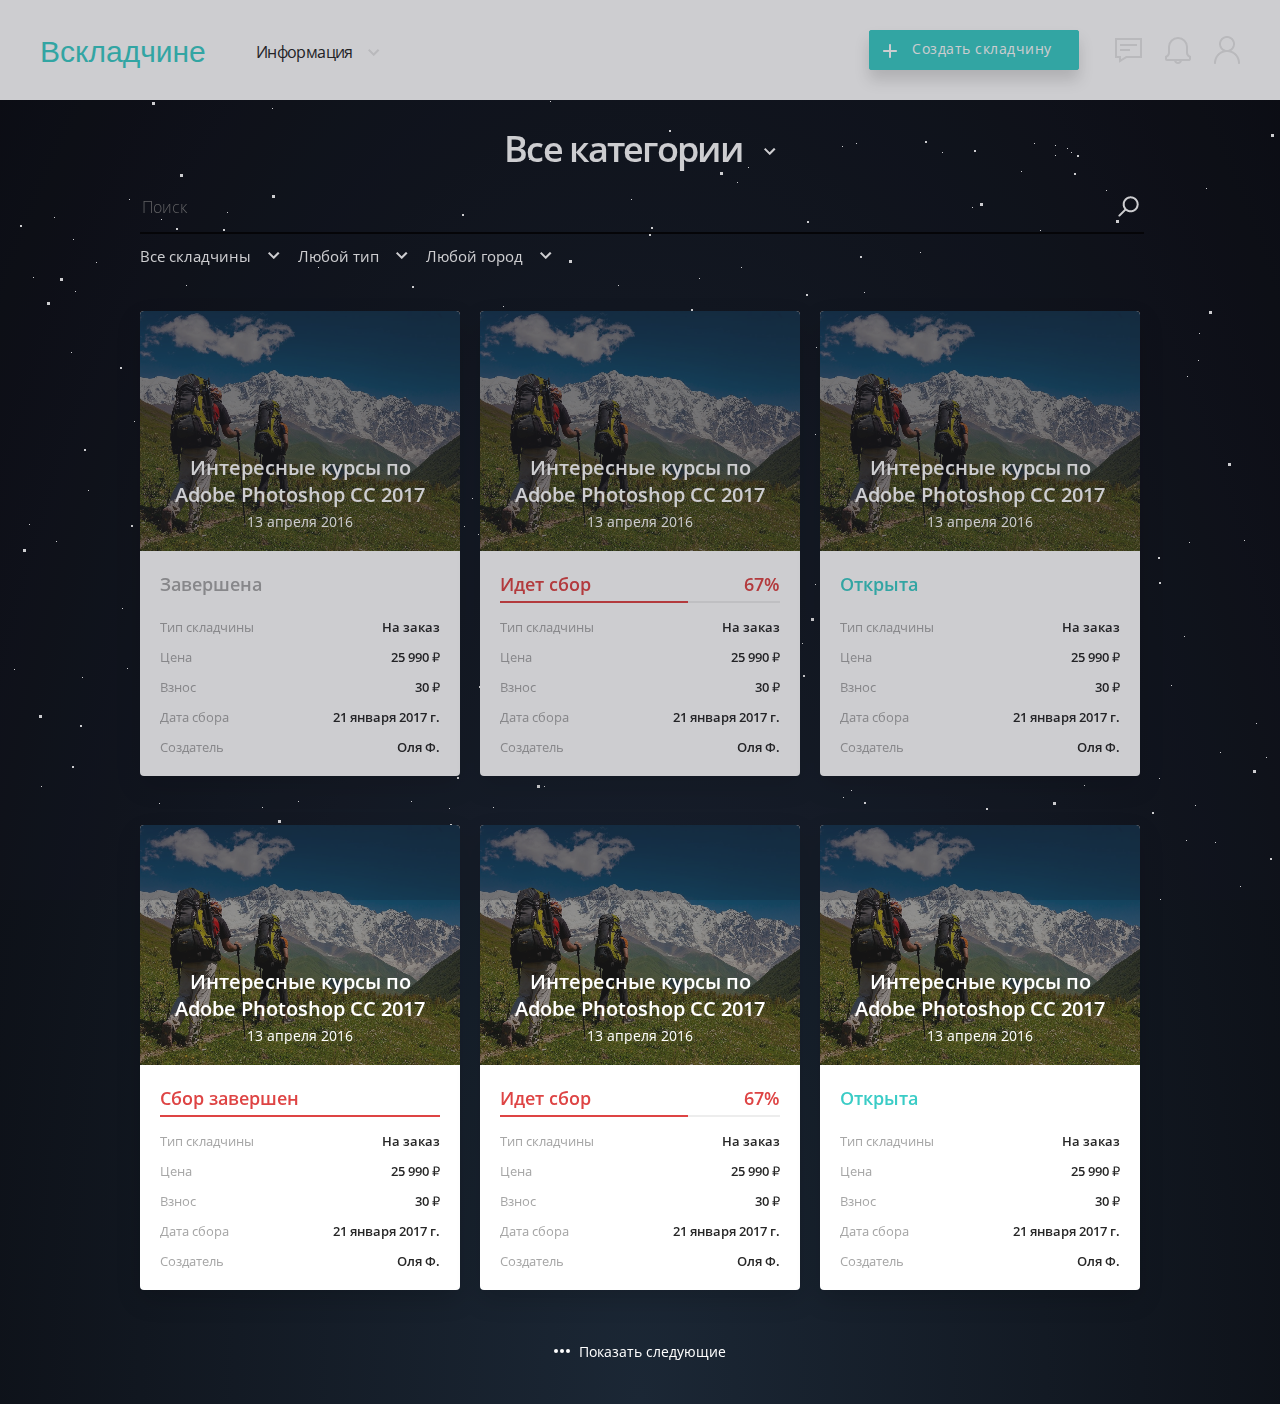
<file: public_html/index.html>
<!DOCTYPE html>

<html>
    <head>
        <title>Вскладчине</title>
        <meta charset="UTF-8">
        <meta name="viewport" content="width=device-width, initial-scale=1.0">

        <link rel="stylesheet" href="styles/stars.css">
        <link rel="stylesheet" href="styles/jquery.formstyler.css">
        <link rel="stylesheet" href="styles/default.css">
    </head>
    <body class="stars_background">
        
        <div class="loader">
            <div class="contpre">
                <span class="svg_anm"></span>
            </div>
        </div>
        
        <header>
            <div class="_left">
                <a href="/" class="logo">Вскладчине</a>
                <div class="menu">
                    <span>Информация<i></i></span>
                    <nav>
                        <a href="/about.html">О проекте</a>
                        <a href="/mission.html">Миссия</a>
                        <a href="/capabilities.html">Возможности</a>
                        <a href="/rules.html">Правила и инструкции</a>
                        <a href="/questions.html">Вопросы и предложения</a>
                        <a href="/topics.html">Темы для обсуждния</a>
                        <a href="/authors.html">Приглашаем авторов</a>
                    </nav>
                </div>
            </div>
            <div class="_right">
                <a class="btn addFolded"><i></i>Создать складчину</a>
                <div class="services">
                    <a href="/dialog.html" class="messages"><i></i></a>
                    <a href="/notice.html" class="notice"><i></i></a>
                    <a href="/profile.html" class="profile"></a>
                </div>
            </div>
        </header>
        
        <div class="starsBlock">
            <div id='stars'></div>
            <div id='stars2'></div>
            <div id='stars3'></div>
        </div>
        
        <div class="work-area">
            <div class="categories">
                <a href="#" class="setCategories">Все категории<i></i></a>
                <div class="categories__list">
                    <a class="closeCategories" href="#"></a>
                    <h2>Выберите категорию</h2>
                    <a class="all" href="#">Показать все складчины</a>
                    <ul>
                        <li>
                            <a class="category" href="#">Информационные товары и&nbsp;услуги</a>
                            <a href="#">Бизнес и свое дело</a>
                            <a href="#">Дизайн и креатив</a>
                            <a href="#">Здоровье и быт</a>
                            <a href="#">Психология и отношения</a>
                            <a href="#">Хобби и увлечения</a>
                            <a href="#">Программирование</a>
                            <a href="#">Бизнес и свое дело</a>
                            <a href="#">Дизайн и креатив</a>
                            <a href="#">Здоровье и быт</a>
                            <a href="#">Психология и отношения</a>
                            <a href="#">Хобби и увлечения</a>
                        </li>
                        <li>
                            <a class="category" href="#">Физические товары</a>
                            <a href="#">Курсы по программированию</a>
                            <a href="#">Курсы по администрированию</a>
                            <a href="#">Курсы по бизнесу</a>
                            <a href="#">Бухгалтерия и финансы</a>
                            <a href="#">Курсы по SEO и SMM</a>
                            <a href="#">Курсы по дизайну</a>
                            <a href="#">Курсы по фото и видео</a>
                            <a href="#">Курсы по музыке</a>
                            <a href="#">Электронные книги</a>
                            <a href="#">Курсы по здоровью </a>
                        </li>
                        <li>
                            <a class="category" href="#">Тренинги</a>
                            <a href="#">Курсы по самообороне</a>
                            <a href="#">Отдых и путешествия</a>
                            <a href="#">Курсы по психологии</a>
                            <a href="#">Курсы по эзотерике</a>
                            <a href="#">Курсы по соблазнению</a>
                            <a href="#">Имидж и стиль</a>
                            <a href="#">Дети и родители</a>
                            <a href="#">Школа и репетиторство</a>
                        </li>
                        <li>  
                            <a class="category" href="#">Информационные товары и&nbsp;услуги</a>
                            <a href="#">Хобби и рукоделие</a>
                            <a href="#">Строительство и ремонт</a>
                            <a href="#">Сад и огород</a>
                            <a href="#">Авто-мото</a>
                            <a href="#">Скрипты и программы</a>
                            <a href="#">Шаблоны и темы</a>
                            <a href="#">Базы и каталоги</a>
                        </li>
                        <li>
                            <a class="category" href="#">Физические товары</a>
                            <a href="#">Покер, ставки, казино</a>
                            <a href="#">Спортивные события</a>
                            <a href="#">Форекс и инвестиции</a>
                            <a href="#">Доступ к платным ресурсам</a>
                            <a href="#">Иностранные языки</a>
                            <a href="#">Разные аудио и видеокурсы</a>
                        </li>
                        <li>
                            <a class="category" href="#">Тренинги</a>
                            <a href="#">Бизнес и свое дело</a>
                            <a href="#">Дизайн и креатив</a>
                            <a href="#">Здоровье и быт</a>
                            <a href="#">Психология и отношения</a>
                            <a href="#">Курсы по программированию</a>
                            <a href="#">Курсы по администрированию</a>
                            <a href="#">Курсы по бизнесу</a>
                            <a href="#">Бухгалтерия и финансы</a>
                            <a href="#">Курсы по SEO и SMM</a>
                            <a href="#">Курсы по дизайну</a>
                            <a href="#">Курсы по фото и видео</a>
                            <a href="#">Курсы по музыке</a>
                        </li>
                    </ul>
                </div>
            </div>
            <form id="search" action="" method="POST">
                <input type="text" name="search" placeholder="Поиск">
                <button id="search_clear"></button>
                <button id="search_set"></button>
            </form>
            <form id="filter" action="" method="POST">
                <ul class="filter">
                    <li>
                        <select>
                            <option>Все складчины</option>
                            <option>Активные</option>
                            <option>Идет сбор</option>
                            <option>Завершенные</option>
                        </select>
                    </li>
                    <li>
                        <select>
                            <option>Любой тип</option>
                            <option>Авторская</option>
                            <option>Стандартная</option>
                            <option>Оптовая</option>
                            <option>На заказ</option>
                        </select>
                    </li>
                    <li>
                        <select>
                            <option>Любой город</option>
                            <option>Томск</option>
                            <option>Северск</option>
                            <option>Кемерово</option>
                            <option>Москва</option>
                        </select>
                    </li>
                </ul>
            </form>
            <div class="cardItems">
                <div class="card end" data-percent="100">
                    <div class="card__top">
                        <img src="img/items/1.png">
                        <p>
                            <a href="/card.html">
                                Интересные курсы по Adobe Photoshop CC 2017
                            </a>
                            <span>13 апреля 2016</span>
                        </p>                        
                    </div>
                    <div class="card__state">
                        <span>Завершена</span>
                        <span>100%</span>
                        <hr>
                        <hr class="percent">
                    </div>
                    <div class="card__info">
                        <span>Тип складчины</span><span>На заказ</span>
                        <span>Цена</span><span>25 990 &#8381;</span>
                        <span>Взнос</span><span>30 &#8381;</span>
                        <span>Дата сбора</span><span>21 января 2017 г.</span>
                        <span>Создатель</span><span>Оля Ф.</span>
                    </div>
                </div>
                <div class="card" data-percent="67">
                    <div class="card__top">
                        <img src="img/items/1.png">
                        <p>
                            <a href="/card.html">
                                Интересные курсы по Adobe Photoshop CC 2017
                            </a>
                            <span>13 апреля 2016</span>
                        </p>                        
                    </div>
                    <div class="card__state">
                        <span>Идет сбор</span>
                        <span>67%</span>
                        <hr>
                        <hr class="percent">
                    </div>
                    <div class="card__info">
                        <span>Тип складчины</span><span>На заказ</span>
                        <span>Цена</span><span>25 990 &#8381;</span>
                        <span>Взнос</span><span>30 &#8381;</span>
                        <span>Дата сбора</span><span>21 января 2017 г.</span>
                        <span>Создатель</span><span>Оля Ф.</span>
                    </div>
                </div>
                <div class="card open" data-percent="0">
                    <div class="card__top">
                        <img src="img/items/1.png">
                        <p>
                            <a href="/card.html">
                                Интересные курсы по Adobe Photoshop CC 2017
                            </a>
                            <span>13 апреля 2016</span>
                        </p>                        
                    </div>
                    <div class="card__state">
                        <span>Открыта</span>
                        <span>0%</span>
                        <hr>
                        <hr class="percent">
                    </div>
                    <div class="card__info">
                        <span>Тип складчины</span><span>На заказ</span>
                        <span>Цена</span><span>25 990 &#8381;</span>
                        <span>Взнос</span><span>30 &#8381;</span>
                        <span>Дата сбора</span><span>21 января 2017 г.</span>
                        <span>Создатель</span><span>Оля Ф.</span>
                    </div>
                </div>
                <div class="card сollection_completed" data-percent="100">
                    <div class="card__top">
                        <img src="img/items/1.png">
                        <p>
                            <a href="/card.html">
                                Интересные курсы по Adobe Photoshop CC 2017
                            </a>
                            <span>13 апреля 2016</span>
                        </p>                        
                    </div>
                    <div class="card__state">
                        <span>Сбор завершен</span>
                        <span>100%</span>
                        <hr>
                        <hr class="percent">
                    </div>
                    <div class="card__info">
                        <span>Тип складчины</span><span>На заказ</span>
                        <span>Цена</span><span>25 990 &#8381;</span>
                        <span>Взнос</span><span>30 &#8381;</span>
                        <span>Дата сбора</span><span>21 января 2017 г.</span>
                        <span>Создатель</span><span>Оля Ф.</span>
                    </div>
                </div>
                <div class="card" data-percent="67">
                    <div class="card__top">
                        <img src="img/items/1.png">
                        <p>
                            <a href="/card.html">
                                Интересные курсы по Adobe Photoshop CC 2017
                            </a>
                            <span>13 апреля 2016</span>
                        </p>                        
                    </div>
                    <div class="card__state">
                        <span>Идет сбор</span>
                        <span>67%</span>
                        <hr>
                        <hr class="percent">
                    </div>
                    <div class="card__info">
                        <span>Тип складчины</span><span>На заказ</span>
                        <span>Цена</span><span>25 990 &#8381;</span>
                        <span>Взнос</span><span>30 &#8381;</span>
                        <span>Дата сбора</span><span>21 января 2017 г.</span>
                        <span>Создатель</span><span>Оля Ф.</span>
                    </div>
                </div>
                <div class="card open" data-percent="0">
                    <div class="card__top">
                        <img src="img/items/1.png">
                        <p>
                            <a href="/card.html">
                                Интересные курсы по Adobe Photoshop CC 2017
                            </a>
                            <span>13 апреля 2016</span>
                        </p>                        
                    </div>
                    <div class="card__state">
                        <span>Открыта</span>
                        <span>0%</span>
                        <hr>
                        <hr class="percent">
                    </div>
                    <div class="card__info">
                        <span>Тип складчины</span><span>На заказ</span>
                        <span>Цена</span><span>25 990 &#8381;</span>
                        <span>Взнос</span><span>30 &#8381;</span>
                        <span>Дата сбора</span><span>21 января 2017 г.</span>
                        <span>Создатель</span><span>Оля Ф.</span>
                    </div>
                </div>
            </div>
            <div class="show-more">
                <div class="dots container">
                    <span></span>
                    <span></span>
                    <span></span>
                </div>
                <span class="more-text">Показать следующие</span>
            </div>
        </div>
        
        <script type="text/javascript" src="js/jquery-1.10.2.min.js"></script>
        <script type="text/javascript" src="js/jquery-ui.min.js"></script>
        <script type="text/javascript" src="js/jquery.formstyler.min.js"></script>
        <script type="text/javascript" src="js/default.js"></script>
    </body>
</html>
</file>
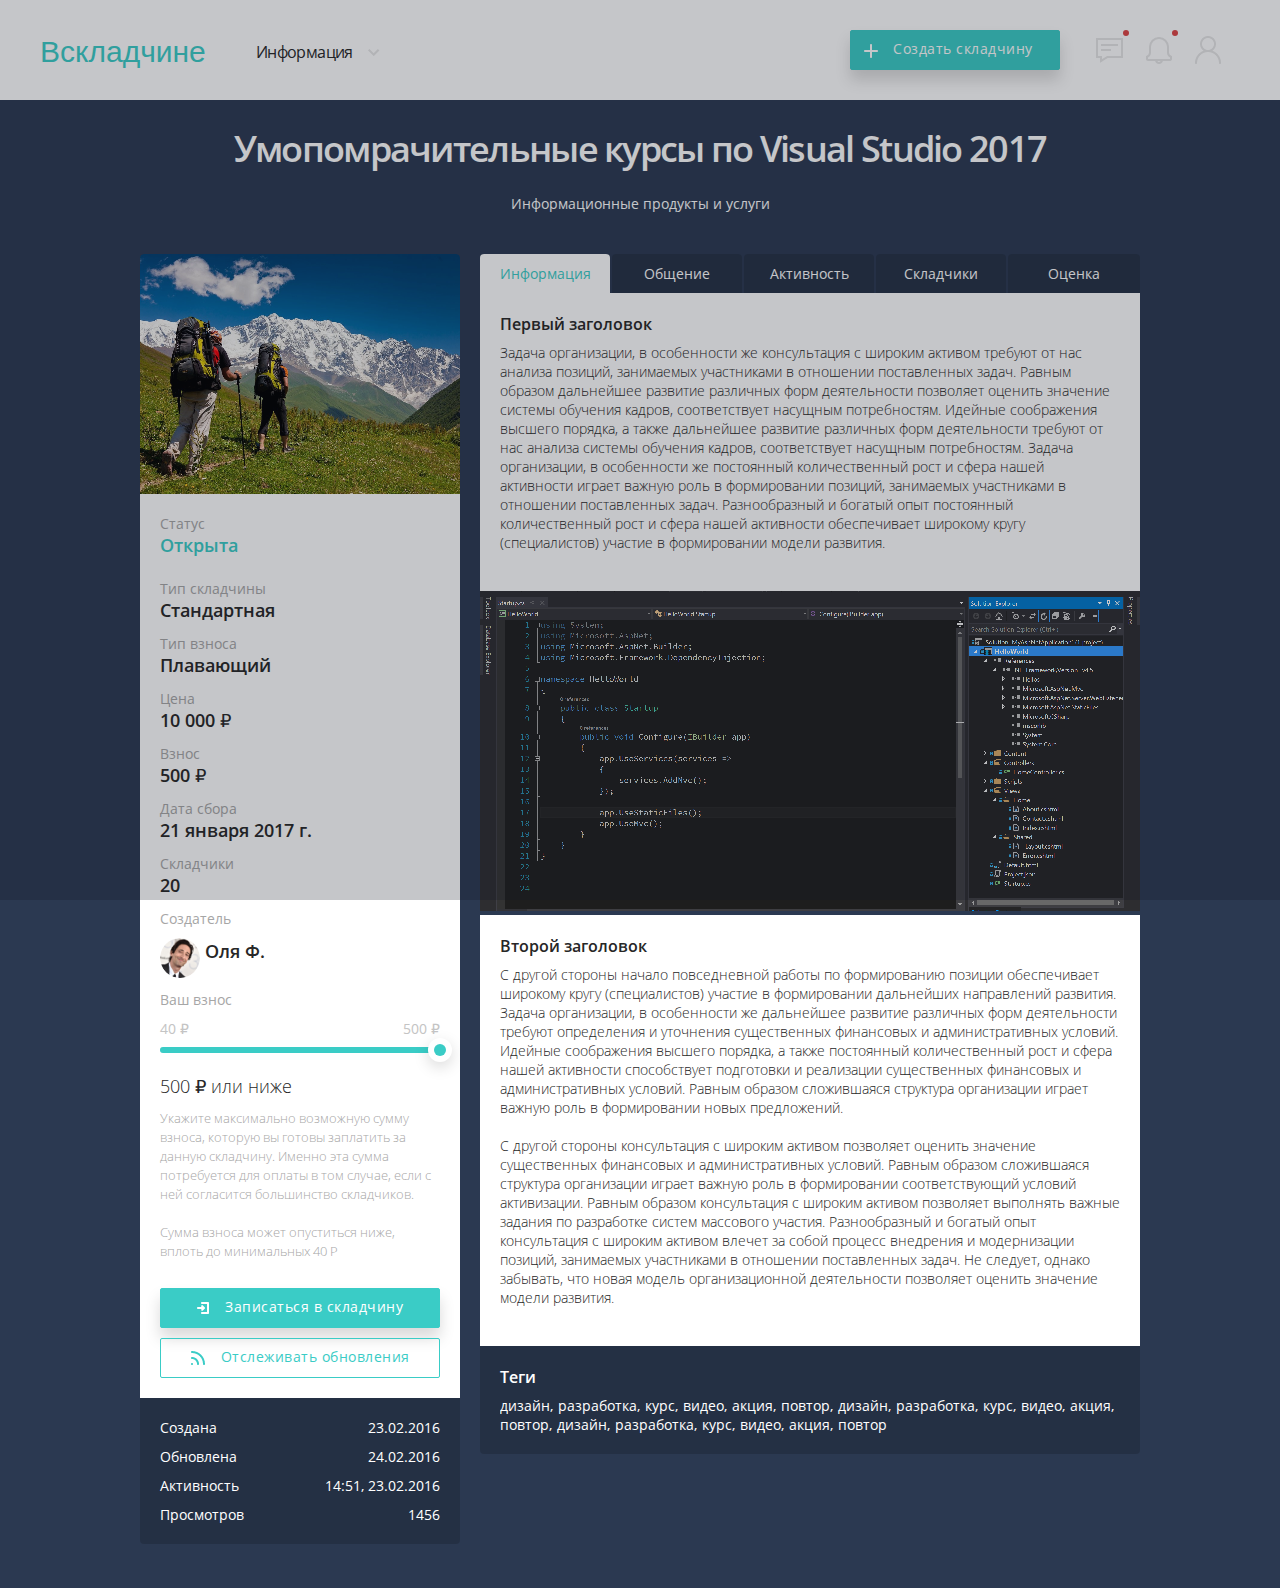
<file: public_html/card.html>
<!DOCTYPE html>

<html>
    <head>
        <title>Вскладчине</title>
        <meta charset="UTF-8">
        <meta name="viewport" content="width=device-width, initial-scale=1.0">

        <link rel="stylesheet" href="styles/stars.css">
        <link rel="stylesheet" href="styles/jquery.formstyler.css">
        <link rel="stylesheet" href="styles/default.css">
    </head>
    <body>
        
        <div class="loader">
            <div class="contpre">
                <span class="svg_anm"></span>
            </div>
        </div>
        
        <header>
            <div class="_left">
                <a href="/" class="logo">Вскладчине</a>
                <div class="menu">
                    <span>Информация<i></i></span>
                    <nav>
                        <a href="/about.html">О проекте</a>
                        <a href="/mission.html">Миссия</a>
                        <a href="/capabilities.html">Возможности</a>
                        <a href="/rules.html">Правила и инструкции</a>
                        <a href="/questions.html">Вопросы и предложения</a>
                        <a href="/topics.html">Темы для обсуждния</a>
                        <a href="/authors.html">Приглашаем авторов</a>
                    </nav>
                </div>
            </div>
            <div class="_right">
                <a class="btn addFolded"><i></i>Создать складчину</a>
                <div class="services">
                    <a href="/dialog.html" class="messages messages_new"><i></i></a>
                    <a href="/notice.html" class="notice notice_new"><i></i></a>
                    <a href="/profile.html" class="profile"></a>
                    <div class="authorization small" id="auth">
                        <ul>
                            <li><a href="myCards.html">Мои складчины</a></li>
                            <li><a href="profile.html">Настройки</a></li>
                            <li><a href="#" class="exit">Выход</a></li>
                        </ul>
                    </div>
                </div>
            </div>
        </header>
        
        <div class="work-area">
            <h1>Умопомрачительные курсы по Visual Studio 2017</h1>
            <p class="category_type">Информационные продукты и услуги</p>
            
            <div class="card_open open">
                <div class="_left">
                    <div class="card_open__image"><img src="img/items/1.png"></div>
                    <ul class="card_open__info">
                        <li>Статус <span>Открыта</span></li>
                        <li>Тип складчины <span>Стандартная</span></li>
                        <li>Тип взноса <span>Плавающий</span></li>
                        <li>Цена <span>10 000 &#8381;</span></li>
                        <li>Взнос <span>500 &#8381;</span></li>
                        <li>Дата сбора <span>21 января 2017 г.</span></li>
                        <li>Складчики <span>20</span></li>
                        <li>Создатель <span><img src="img/user/1.png"> Оля Ф.</span></li>
                        <li>
                            Ваш взнос 
                            <div class='contributionAmount'>
                                <label id="minCost"><span>40</span> &#8381;</label>
                                <label id="maxCost"><span>500</span> &#8381;</label>
                                <div class='clearfix'></div>
                                <div id="contributionAmount_slider" data-min='40' data-max='500'></div>
                                <label id="setValue"><span>500</span> &#8381; или ниже</label>
                                <span>
                                    Укажите максимально возможную сумму взноса, которую вы готовы заплатить за данную складчину. Именно эта сумма потребуется для оплаты в том случае, если с ней согласится большинство складчиков.
                                    <br><br>
                                    Сумма взноса может опуститься ниже, вплоть до минимальных 40 Р
                                </span>
                            </div>
                        </li>
                        <li>
                            <a href="#" class="btn enroll"><i></i>Записаться в складчину</a>
                            <a href="#" class="btn btn_border"><i></i>Отслеживать обновления</a>
                        </li>
                    </ul>
                    <div class="card_open__moreInfo">
                        <span>Создана</span><span>23.02.2016</span>
                        <span>Обновлена</span><span>24.02.2016</span>
                        <span>Активность</span><span>14:51, 23.02.2016</span>
                        <span>Просмотров</span><span>1456</span>
                    </div>
                </div>
                <div class="_right">
                    <ul class="bookmarks">
                        <li><a href="#info" class="active">Информация</a></li>
                        <li><a href="#comments">Общение</a></li>
                        <li><a href="#activity">Активность</a></li>
                        <li><a href="#folders">Складчики</a></li>
                        <li><a href="#valuation">Оценка</a></li>
                    </ul>
                    <div class="cardContent">
                        <div class="content">
                            <h2>Первый заголовок</h2>
                            <p>
                                Задача организации, в особенности же консультация с широким активом требуют от нас анализа позиций, занимаемых участниками в отношении поставленных задач. Равным образом дальнейшее развитие различных форм деятельности позволяет оценить значение системы обучения кадров, соответствует насущным потребностям. Идейные соображения высшего порядка, а также дальнейшее развитие различных форм деятельности требуют от нас анализа системы обучения кадров, соответствует насущным потребностям. Задача организации, в особенности же постоянный количественный рост и сфера нашей активности играет важную роль в формировании позиций, занимаемых участниками в отношении поставленных задач. Разнообразный и богатый опыт постоянный количественный рост и сфера нашей активности обеспечивает широкому кругу (специалистов) участие в формировании модели развития.
                                <br><br>
                            </p>
                        </div>
                        <img src="img/content.png">
                        <div class="content">
                            <h2>Второй заголовок</h2>
                            <p>
                                С другой стороны начало повседневной работы по формированию позиции обеспечивает широкому кругу (специалистов) участие в формировании дальнейших направлений развития. Задача организации, в особенности же дальнейшее развитие различных форм деятельности требуют определения и уточнения существенных финансовых и административных условий. Идейные соображения высшего порядка, а также постоянный количественный рост и сфера нашей активности способствует подготовки и реализации существенных финансовых и административных условий. Равным образом сложившаяся структура организации играет важную роль в формировании новых предложений.
                                <br><br>
                                С другой стороны консультация с широким активом позволяет оценить значение существенных финансовых и административных условий. Равным образом сложившаяся структура организации играет важную роль в формировании соответствующий условий активизации. Равным образом консультация с широким активом позволяет выполнять важные задания по разработке систем массового участия. Разнообразный и богатый опыт консультация с широким активом влечет за собой процесс внедрения и модернизации позиций, занимаемых участниками в отношении поставленных задач. Не следует, однако забывать, что новая модель организационной деятельности позволяет оценить значение модели развития.
                                <br><br>
                            </p>
                        </div>
                        <div class="tags">
                            <h2>Теги</h2>
                            <ul>
                                <li><a href="#">дизайн</a><span>,</span></li>
                                <li><a href="#">разработка</a><span>,</span></li>
                                <li><a href="#">курс</a><span>,</span></li>
                                <li><a href="#">видео</a><span>,</span></li>
                                <li><a href="#">акция</a><span>,</span></li>
                                <li><a href="#">повтор</a><span>,</span></li>
                                <li><a href="#">дизайн</a><span>,</span></li>
                                <li><a href="#">разработка</a><span>,</span></li>
                                <li><a href="#">курс</a><span>,</span></li>
                                <li><a href="#">видео</a><span>,</span></li>
                                <li><a href="#">акция</a><span>,</span></li>
                                <li><a href="#">повтор</a><span>,</span></li>
                                <li><a href="#">дизайн</a><span>,</span></li>
                                <li><a href="#">разработка</a><span>,</span></li>
                                <li><a href="#">курс</a><span>,</span></li>
                                <li><a href="#">видео</a><span>,</span></li>
                                <li><a href="#">акция</a><span>,</span></li>
                                <li><a href="#">повтор</a><span>,</span></li>
                            </ul>
                        </div>                        
                    </div>
                </div>
            </div>
        </div>
        
        <script type="text/javascript" src="js/jquery-1.10.2.min.js"></script>
        <script type="text/javascript" src="js/jquery-ui.min.js"></script>
        <script type="text/javascript" src="js/jquery.formstyler.min.js"></script>
        <script type="text/javascript" src="js/default.js"></script>
    </body>
</html>
</file>
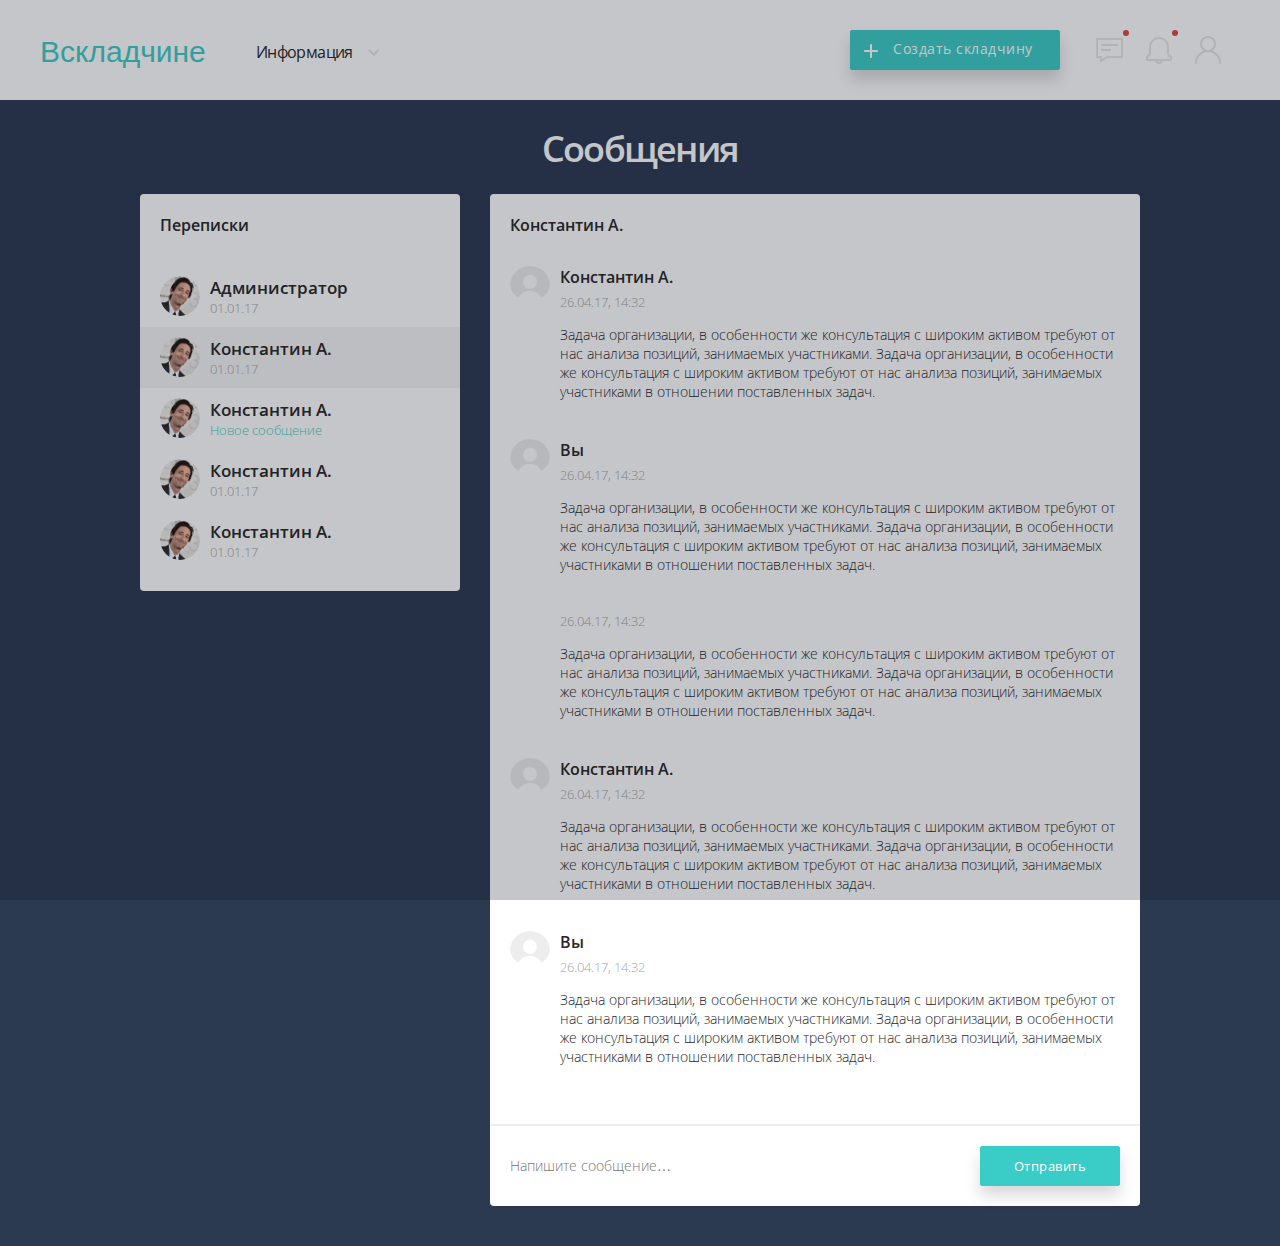
<file: public_html/dialog.html>
<!DOCTYPE html>

<html>
    <head>
        <title>Вскладчине</title>
        <meta charset="UTF-8">
        <meta name="viewport" content="width=device-width, initial-scale=1.0">

        <link rel="stylesheet" href="styles/stars.css">
        <link rel="stylesheet" href="styles/jquery.formstyler.css">
        <link rel="stylesheet" href="styles/default.css">
    </head>
    <body>
        
        <div class="loader">
            <div class="contpre">
                <span class="svg_anm"></span>
            </div>
        </div>
        
        <header>
            <div class="_left">
                <a href="/" class="logo">Вскладчине</a>
                <div class="menu">
                    <span>Информация<i></i></span>
                    <nav>
                        <a href="/about.html">О проекте</a>
                        <a href="/mission.html">Миссия</a>
                        <a href="/capabilities.html">Возможности</a>
                        <a href="/rules.html">Правила и инструкции</a>
                        <a href="/questions.html">Вопросы и предложения</a>
                        <a href="/topics.html">Темы для обсуждния</a>
                        <a href="/authors.html">Приглашаем авторов</a>
                    </nav>
                </div>
            </div>
            <div class="_right">
                <a class="btn addFolded"><i></i>Создать складчину</a>
                <div class="services">
                    <a href="/dialog.html" class="messages messages_new"><i></i></a>
                    <a href="/notice.html" class="notice notice_new"><i></i></a>
                    <a href="/profile.html" class="profile"></a>
                    <div class="authorization small" id="auth">
                        <ul>
                            <li><a href="myCards.html">Мои складчины</a></li>
                            <li><a href="profile.html">Настройки</a></li>
                            <li><a href="#" class="exit">Выход</a></li>
                        </ul>
                    </div>
                </div>
            </div>
        </header>
        
        <div class="work-area">
            <h1>Сообщения</h1>
            <div class="dialogList _left">
                <h2>Переписки</h2>
                <ul>
                    <li>
                        <img src="img/user/1.png">
                        <div class="dialogList__info">
                            Администратор
                            <span>01.01.17</span>
                        </div>
                    </li>
                    <li class="open">
                        <img src="img/user/1.png">
                        <div class="dialogList__info">
                            Константин А.
                            <span>01.01.17</span>
                        </div>
                    </li>
                    <li class="newMsg">
                        <img src="img/user/1.png">
                        <div class="dialogList__info">
                            Константин А.
                            <span>Новое сообщение</span>
                        </div>
                    </li>
                    <li>
                        <img src="img/user/1.png">
                        <div class="dialogList__info">
                            Константин А.
                            <span>01.01.17</span>
                        </div>
                    </li>
                    <li>
                        <img src="img/user/1.png">
                        <div class="dialogList__info">
                            Константин А.
                            <span>01.01.17</span>
                        </div>
                    </li>
                </ul>
            </div>
            <div class="messagesBlock _right">
                <h2>Константин А.</h2>
                <div class="userMsg">
                    <div class="_left userMsg__img">
                        <img src="img/user/default.png">
                    </div>
                    <div class="_right userMsg__content">
                        <div class="name">Константин А.</div>
                        <div class="date">26.04.17, 14:32</div>
                        <p class="text">Задача организации, в особенности же консультация с широким активом требуют от нас анализа позиций, занимаемых участниками. Задача организации, в особенности же консультация с широким активом требуют от нас анализа позиций, занимаемых участниками в отношении поставленных задач.</p>
                    </div>
                </div>
                <div class="userMsg">
                    <div class="_left userMsg__img">
                        <img src="img/user/default.png">
                    </div>
                    <div class="_right userMsg__content">
                        <div class="name">Вы</div>
                        <div class="date">26.04.17, 14:32</div>
                        <p class="text">Задача организации, в особенности же консультация с широким активом требуют от нас анализа позиций, занимаемых участниками. Задача организации, в особенности же консультация с широким активом требуют от нас анализа позиций, занимаемых участниками в отношении поставленных задач.</p>
                    </div>
                </div>
                <div class="userMsg">                    
                    <div class="_right userMsg__content">
                        <div class="date">26.04.17, 14:32</div>
                        <p class="text">Задача организации, в особенности же консультация с широким активом требуют от нас анализа позиций, занимаемых участниками. Задача организации, в особенности же консультация с широким активом требуют от нас анализа позиций, занимаемых участниками в отношении поставленных задач.</p>
                    </div>
                </div>
                <div class="userMsg">
                    <div class="_left userMsg__img">
                        <img src="img/user/default.png">
                    </div>
                    <div class="_right userMsg__content">
                        <div class="name">Константин А.</div>
                        <div class="date">26.04.17, 14:32</div>
                        <p class="text">Задача организации, в особенности же консультация с широким активом требуют от нас анализа позиций, занимаемых участниками. Задача организации, в особенности же консультация с широким активом требуют от нас анализа позиций, занимаемых участниками в отношении поставленных задач.</p>
                    </div>
                </div>
                <div class="userMsg">
                    <div class="_left userMsg__img">
                        <img src="img/user/default.png">
                    </div>
                    <div class="_right userMsg__content">
                        <div class="name">Вы</div>
                        <div class="date">26.04.17, 14:32</div>
                        <p class="text">Задача организации, в особенности же консультация с широким активом требуют от нас анализа позиций, занимаемых участниками. Задача организации, в особенности же консультация с широким активом требуют от нас анализа позиций, занимаемых участниками в отношении поставленных задач.</p>
                    </div>
                </div>
                <hr>
                <form id="newMSG" action="" method="POST">                    
                    <input type="hidden" name="user" value="id_user"> 
                    <textarea name="comment" placeholder="Напишите сообщение…"></textarea>
                    <button class="btn"><i></i>Отправить</button>
                </form>
            </div>
            <div class="clearfix"></div>
        </div>
        
        <script type="text/javascript" src="js/jquery-1.10.2.min.js"></script>
        <script type="text/javascript" src="js/jquery-ui.min.js"></script>
        <script type="text/javascript" src="js/jquery.formstyler.min.js"></script>
        <script type="text/javascript" src="js/default.js"></script>
    </body>
</html>
</file>
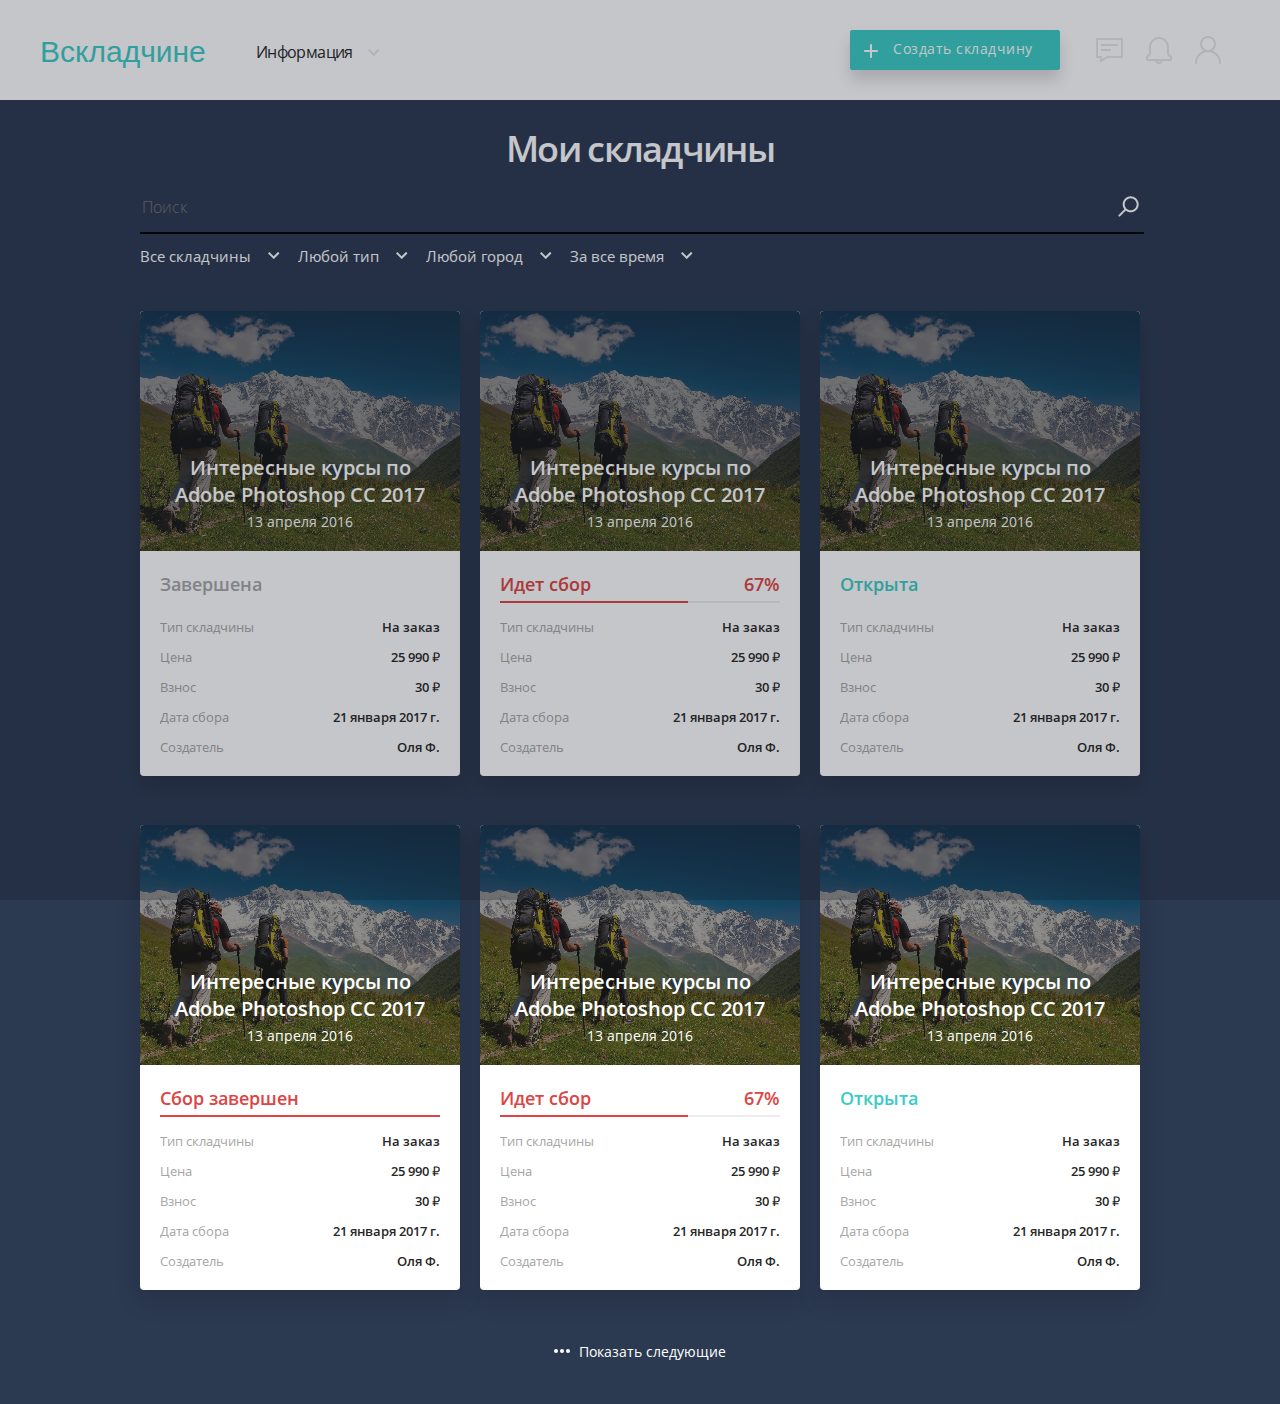
<file: public_html/myCards.html>
<!DOCTYPE html>

<html>
    <head>
        <title>Вскладчине</title>
        <meta charset="UTF-8">
        <meta name="viewport" content="width=device-width, initial-scale=1.0">

        <link rel="stylesheet" href="styles/stars.css">
        <link rel="stylesheet" href="styles/jquery.formstyler.css">
        <link rel="stylesheet" href="styles/default.css">
    </head>
    <body>
        
        <div class="loader">
            <div class="contpre">
                <span class="svg_anm"></span>
            </div>
        </div>
        
        <header>
            <div class="_left">
                <a href="/" class="logo">Вскладчине</a>
                <div class="menu">
                    <span>Информация<i></i></span>
                    <nav>
                        <a href="/about.html">О проекте</a>
                        <a href="/mission.html">Миссия</a>
                        <a href="/capabilities.html">Возможности</a>
                        <a href="/rules.html">Правила и инструкции</a>
                        <a href="/questions.html">Вопросы и предложения</a>
                        <a href="/topics.html">Темы для обсуждния</a>
                        <a href="/authors.html">Приглашаем авторов</a>
                    </nav>
                </div>
            </div>
            <div class="_right">
                <a class="btn addFolded"><i></i>Создать складчину</a>
                <div class="services">
                    <a href="/dialog.html" class="messages"><i></i></a>
                    <a href="/notice.html" class="notice"><i></i></a>
                    <a href="#" class="profile"></a>
                    <div class="authorization" id="auth">
                        <p>Авторизоваться</p>
                        <ul>
                            <li><a href="#" class="fb"></a></li>
                            <li><a href="#" class="vk"></a></li>
                            <li><a href="#" class="tw"></a></li>
                            <li><a href="#" class="gp"></a></li>
                            <li><a href="#" class="ok"></a></li>
                        </ul>
                    </div>
                </div>
            </div>
        </header>
                
        <div class="work-area">
            <h1>Мои складчины</h1>
            <form id="search" action="" method="POST">
                <input type="text" name="search" placeholder="Поиск">
                <button id="search_clear"></button>
                <button id="search_set"></button>
            </form>
            <form id="filter" action="" method="POST">
                <ul class="filter">
                    <li>
                        <select>
                            <option>Все складчины</option>
                            <option>Активные</option>
                            <option>Идет сбор</option>
                            <option>Завершенные</option>
                        </select>
                    </li>
                    <li>
                        <select>
                            <option>Любой тип</option>
                            <option>Авторская</option>
                            <option>Стандартная</option>
                            <option>Оптовая</option>
                            <option>На заказ</option>
                        </select>
                    </li>
                    <li>
                        <select>
                            <option>Любой город</option>
                            <option>Томск</option>
                            <option>Северск</option>
                            <option>Кемерово</option>
                            <option>Москва</option>
                        </select>
                    </li>
                    <li>
                        <select>
                            <option>За все время</option>
                            <option>Томск</option>
                            <option>Северск</option>
                            <option>Кемерово</option>
                            <option>Москва</option>
                        </select>
                    </li>
                </ul>
            </form>
            <div class="cardItems">
                <div class="card end" data-percent="100">
                    <div class="card__top">
                        <img src="img/items/1.png">
                        <p>
                            <a href="/card.html">
                                Интересные курсы по Adobe Photoshop CC 2017
                            </a>
                            <span>13 апреля 2016</span>
                        </p>                        
                    </div>
                    <div class="card__state">
                        <span>Завершена</span>
                        <span>100%</span>
                        <hr>
                        <hr class="percent">
                    </div>
                    <div class="card__info">
                        <span>Тип складчины</span><span>На заказ</span>
                        <span>Цена</span><span>25 990 &#8381;</span>
                        <span>Взнос</span><span>30 &#8381;</span>
                        <span>Дата сбора</span><span>21 января 2017 г.</span>
                        <span>Создатель</span><span>Оля Ф.</span>
                    </div>
                </div>
                <div class="card" data-percent="67">
                    <div class="card__top">
                        <img src="img/items/1.png">
                        <p>
                            <a href="/card.html">
                                Интересные курсы по Adobe Photoshop CC 2017
                            </a>
                            <span>13 апреля 2016</span>
                        </p>                        
                    </div>
                    <div class="card__state">
                        <span>Идет сбор</span>
                        <span>67%</span>
                        <hr>
                        <hr class="percent">
                    </div>
                    <div class="card__info">
                        <span>Тип складчины</span><span>На заказ</span>
                        <span>Цена</span><span>25 990 &#8381;</span>
                        <span>Взнос</span><span>30 &#8381;</span>
                        <span>Дата сбора</span><span>21 января 2017 г.</span>
                        <span>Создатель</span><span>Оля Ф.</span>
                    </div>
                </div>
                <div class="card open" data-percent="0">
                    <div class="card__top">
                        <img src="img/items/1.png">
                        <p>
                            <a href="/card.html">
                                Интересные курсы по Adobe Photoshop CC 2017
                            </a>
                            <span>13 апреля 2016</span>
                        </p>                        
                    </div>
                    <div class="card__state">
                        <span>Открыта</span>
                        <span>0%</span>
                        <hr>
                        <hr class="percent">
                    </div>
                    <div class="card__info">
                        <span>Тип складчины</span><span>На заказ</span>
                        <span>Цена</span><span>25 990 &#8381;</span>
                        <span>Взнос</span><span>30 &#8381;</span>
                        <span>Дата сбора</span><span>21 января 2017 г.</span>
                        <span>Создатель</span><span>Оля Ф.</span>
                    </div>
                </div>
                <div class="card сollection_completed" data-percent="100">
                    <div class="card__top">
                        <img src="img/items/1.png">
                        <p>
                            <a href="/card.html">
                                Интересные курсы по Adobe Photoshop CC 2017
                            </a>
                            <span>13 апреля 2016</span>
                        </p>                        
                    </div>
                    <div class="card__state">
                        <span>Сбор завершен</span>
                        <span>100%</span>
                        <hr>
                        <hr class="percent">
                    </div>
                    <div class="card__info">
                        <span>Тип складчины</span><span>На заказ</span>
                        <span>Цена</span><span>25 990 &#8381;</span>
                        <span>Взнос</span><span>30 &#8381;</span>
                        <span>Дата сбора</span><span>21 января 2017 г.</span>
                        <span>Создатель</span><span>Оля Ф.</span>
                    </div>
                </div>
                <div class="card" data-percent="67">
                    <div class="card__top">
                        <img src="img/items/1.png">
                        <p>
                            <a href="/card.html">
                                Интересные курсы по Adobe Photoshop CC 2017
                            </a>
                            <span>13 апреля 2016</span>
                        </p>                        
                    </div>
                    <div class="card__state">
                        <span>Идет сбор</span>
                        <span>67%</span>
                        <hr>
                        <hr class="percent">
                    </div>
                    <div class="card__info">
                        <span>Тип складчины</span><span>На заказ</span>
                        <span>Цена</span><span>25 990 &#8381;</span>
                        <span>Взнос</span><span>30 &#8381;</span>
                        <span>Дата сбора</span><span>21 января 2017 г.</span>
                        <span>Создатель</span><span>Оля Ф.</span>
                    </div>
                </div>
                <div class="card open" data-percent="0">
                    <div class="card__top">
                        <img src="img/items/1.png">
                        <p>
                            <a href="/card.html">
                                Интересные курсы по Adobe Photoshop CC 2017
                            </a>
                            <span>13 апреля 2016</span>
                        </p>                        
                    </div>
                    <div class="card__state">
                        <span>Открыта</span>
                        <span>0%</span>
                        <hr>
                        <hr class="percent">
                    </div>
                    <div class="card__info">
                        <span>Тип складчины</span><span>На заказ</span>
                        <span>Цена</span><span>25 990 &#8381;</span>
                        <span>Взнос</span><span>30 &#8381;</span>
                        <span>Дата сбора</span><span>21 января 2017 г.</span>
                        <span>Создатель</span><span>Оля Ф.</span>
                    </div>
                </div>
            </div>
            <div class="show-more">
                <div class="dots container">
                    <span></span>
                    <span></span>
                    <span></span>
                </div>
                <span class="more-text">Показать следующие</span>
            </div>
        </div>
        
        <script type="text/javascript" src="js/jquery-1.10.2.min.js"></script>
        <script type="text/javascript" src="js/jquery-ui.min.js"></script>
        <script type="text/javascript" src="js/jquery.formstyler.min.js"></script>
        <script type="text/javascript" src="js/default.js"></script>
    </body>
</html>
</file>
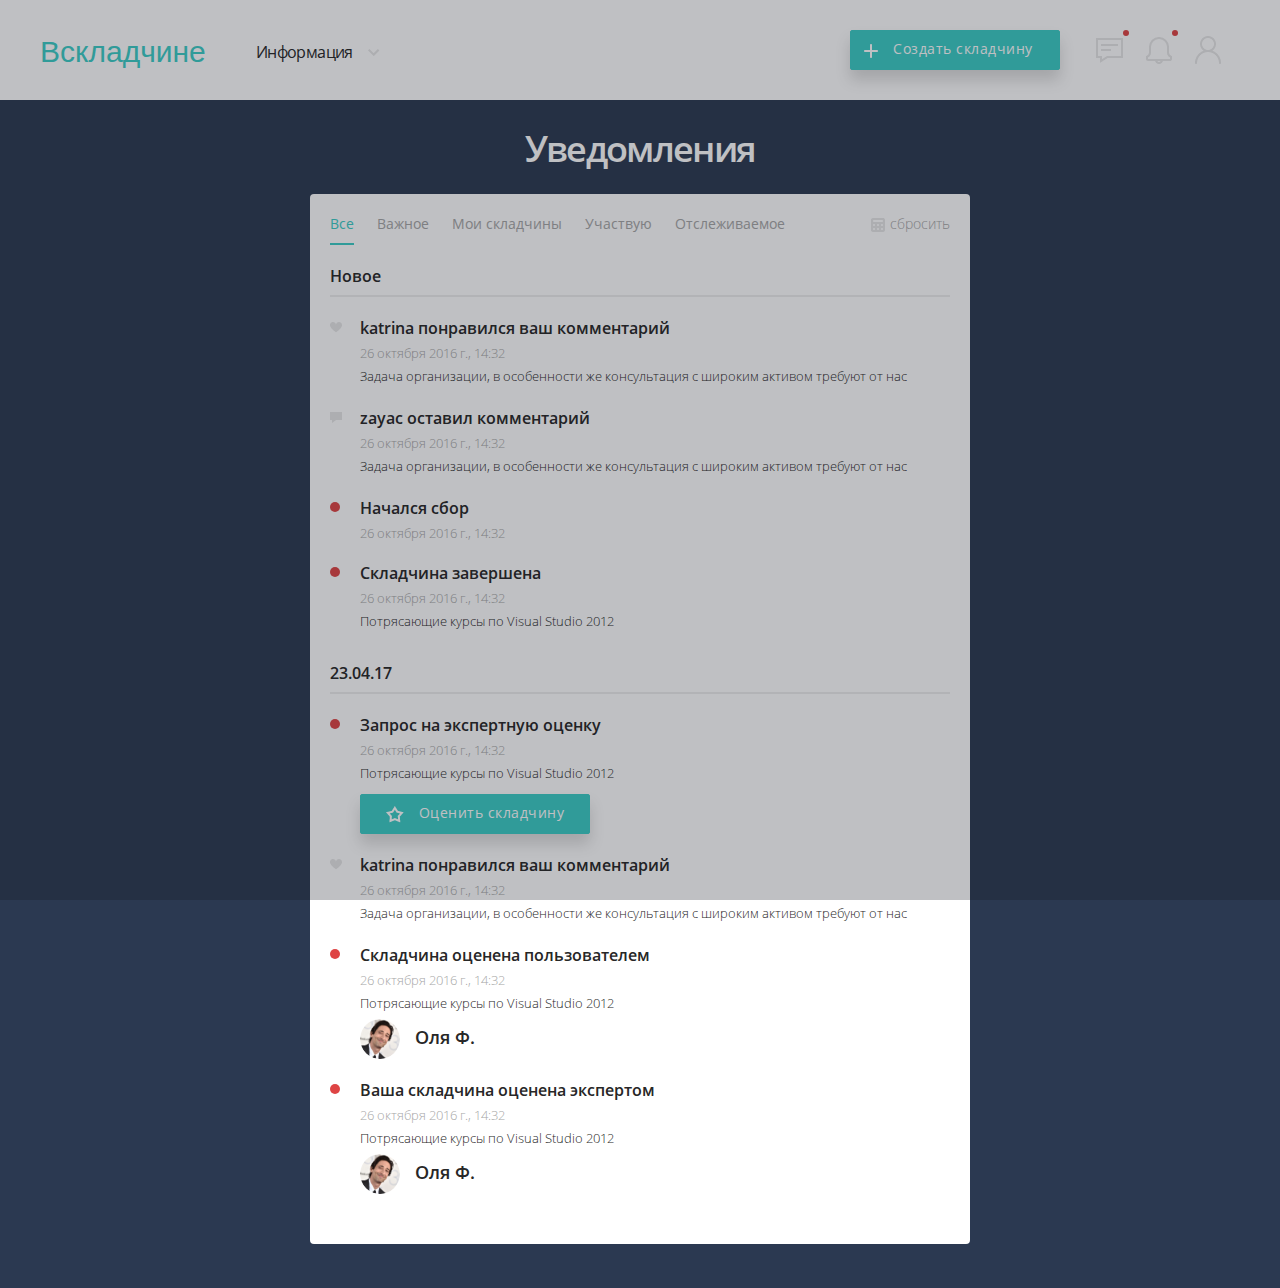
<file: public_html/notice.html>
<!DOCTYPE html>

<html>
    <head>
        <title>Вскладчине</title>
        <meta charset="UTF-8">
        <meta name="viewport" content="width=device-width, initial-scale=1.0">

        <link rel="stylesheet" href="styles/stars.css">
        <link rel="stylesheet" href="styles/jquery.formstyler.css">
        <link rel="stylesheet" href="styles/default.css">
    </head>
    <body>
        
        <div class="loader">
            <div class="contpre">
                <span class="svg_anm"></span>
            </div>
        </div>
        
        <header>
            <div class="_left">
                <a href="/" class="logo">Вскладчине</a>
                <div class="menu">
                    <span>Информация<i></i></span>
                    <nav>
                        <a href="/about.html">О проекте</a>
                        <a href="/mission.html">Миссия</a>
                        <a href="/capabilities.html">Возможности</a>
                        <a href="/rules.html">Правила и инструкции</a>
                        <a href="/questions.html">Вопросы и предложения</a>
                        <a href="/topics.html">Темы для обсуждния</a>
                        <a href="/authors.html">Приглашаем авторов</a>
                    </nav>
                </div>
            </div>
            <div class="_right">
                <a class="btn addFolded"><i></i>Создать складчину</a>
                <div class="services">
                    <a href="/dialog.html" class="messages messages_new"><i></i></a>
                    <a href="/notice.html" class="notice notice_new"><i></i></a>
                    <a href="/profile.html" class="profile"></a>
                    <div class="authorization small" id="auth">
                        <ul>
                            <li><a href="myCards.html">Мои складчины</a></li>
                            <li><a href="profile.html">Настройки</a></li>
                            <li><a href="#" class="exit">Выход</a></li>
                        </ul>
                    </div>
                </div>
            </div>
        </header>
        
        <div class="work-area small">
            <h1>Уведомления</h1>
            <div class="noticePage cardContent">
                <ul class="activityFilter">
                    <li><a href="#all" class="all active">Все</a></li>
                    <li><a href="#activity__item_system">Важное</a></li>
                    <li><a href="#activity__item_my">Мои складчины</a></li>
                    <li><a href="#activity__item_participate">Участвую</a></li>
                    <li><a href="#activity__item_follow">Отслеживаемое</a></li>
                    <li class="clear"><a href="#all" class="clearAll"><i></i>сбросить</a></li>
                </ul>
                <ul class="activity__items">
                    <li>
                        <h2>Новое</h2>
                        <hr>
                        <div class="activity__item activity__item_like activity__item_follow">
                            <div class="name">katrina понравился ваш комментарий</div>
                            <div class="date">26 октября 2016 г., 14:32</div>
                            <div class="text">Задача организации, в особенности же консультация с широким активом требуют от нас анализа позиций, занимаемых участниками. Задача организации, в особенности же консультация с широким активом требуют от нас анализа позиций, занимаемых участниками в отношении поставленных задач.</div>
                        </div>
                        <div class="activity__item activity__item_comment activity__item_my">
                            <div class="name">zayac оставил комментарий</div>
                            <div class="date">26 октября 2016 г., 14:32</div>
                            <div class="text">Задача организации, в особенности же консультация с широким активом требуют от нас анализа позиций, занимаемых участниками. Задача организации, в особенности же консультация с широким активом требуют от нас анализа позиций, занимаемых участниками в отношении поставленных задач.</div>
                        </div>
                        <div class="activity__item activity__item_system activity__item_participate">
                            <div class="name">Начался сбор</div>
                            <div class="date">26 октября 2016 г., 14:32</div>                                            
                        </div>
                        <div class="activity__item activity__item_system activity__item_my">
                            <div class="name">Складчина завершена</div>
                            <div class="date">26 октября 2016 г., 14:32</div>      
                            <div class="text">
                                Потрясающие курсы по Visual Studio 2012
                            </div>
                        </div>
                    </li>
                    <li>
                        <h2>23.04.17</h2>
                        <hr>
                        <div class="activity__item activity__item_system">
                            <div class="name">Запрос на экспертную оценку</div>
                            <div class="date">26 октября 2016 г., 14:32</div>
                            <div class="text">Потрясающие курсы по Visual Studio 2012</div>
                            <a href="#" class="btn"><i></i>Оценить складчину</a>
                        </div>
                        <div class="activity__item activity__item_like activity__item_follow">
                            <div class="name">katrina понравился ваш комментарий</div>
                            <div class="date">26 октября 2016 г., 14:32</div>
                            <div class="text">Задача организации, в особенности же консультация с широким активом требуют от нас анализа позиций, занимаемых участниками. Задача организации, в особенности же консультация с широким активом требуют от нас анализа позиций, занимаемых участниками в отношении поставленных задач.</div>
                        </div>
                        <div class="activity__item activity__item_system activity__item_participate">
                            <div class="name">Складчина оценена пользователем</div>
                            <div class="date">26 октября 2016 г., 14:32</div>     
                            <div class="text">Потрясающие курсы по Visual Studio 2012</div>
                            <div class="new_user"><img src="img/user/1.png"> Оля Ф.</div>
                        </div>
                        <div class="activity__item activity__item_system activity__item_my">
                            <div class="name">Ваша складчина оценена экспертом</div>
                            <div class="date">26 октября 2016 г., 14:32</div>     
                            <div class="text">Потрясающие курсы по Visual Studio 2012</div>
                            <div class="new_user"><img src="img/user/1.png"> Оля Ф.</div>
                        </div>
                    </li>
                </ul>
            </div>            
        </div>
        
        <script type="text/javascript" src="js/jquery-1.10.2.min.js"></script>
        <script type="text/javascript" src="js/jquery-ui.min.js"></script>
        <script type="text/javascript" src="js/jquery.formstyler.min.js"></script>
        <script type="text/javascript" src="js/default.js"></script>
    </body>
</html>
</file>
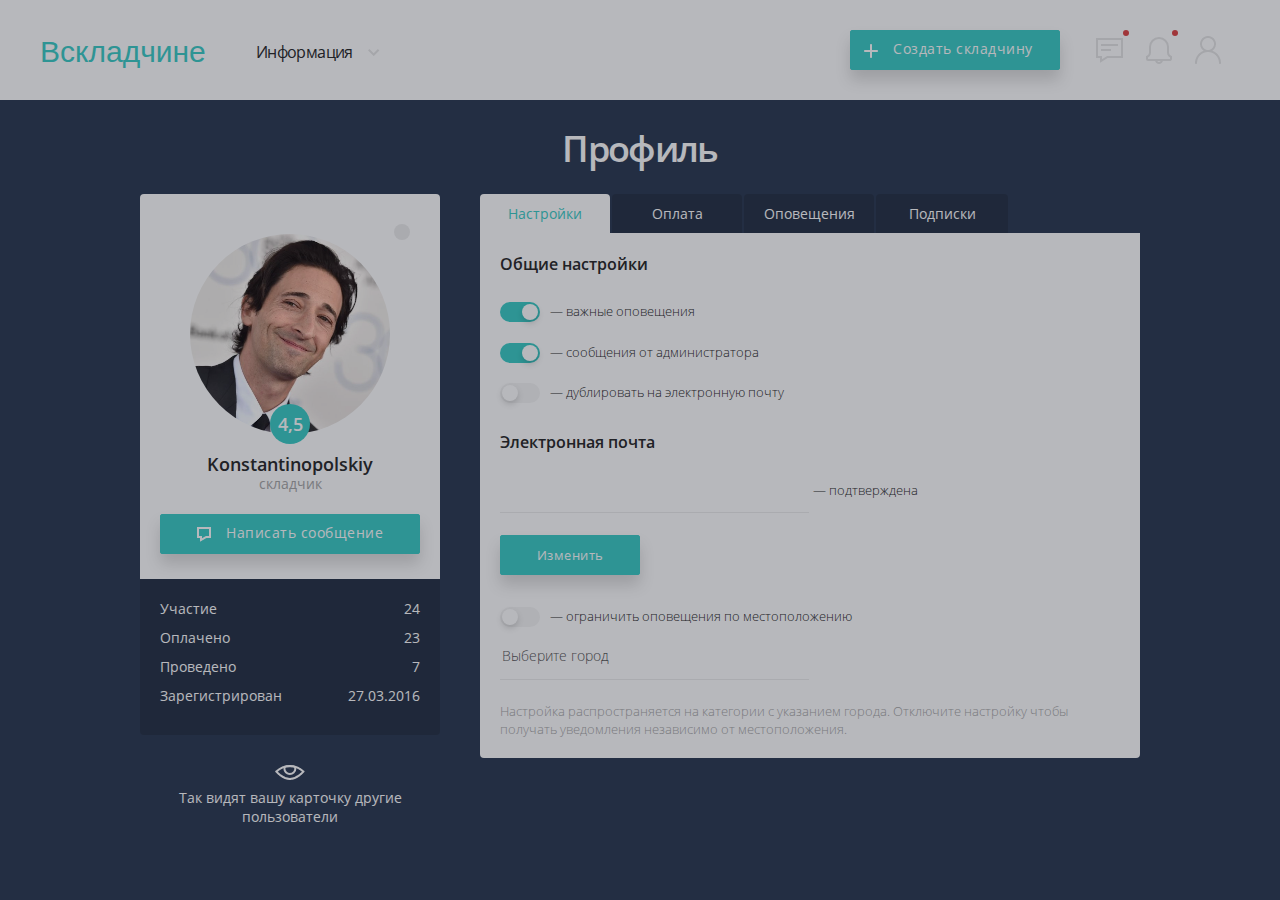
<file: public_html/profile.html>
<!DOCTYPE html>

<html>
    <head>
        <title>Вскладчине</title>
        <meta charset="UTF-8">
        <meta name="viewport" content="width=device-width, initial-scale=1.0">

        <link rel="stylesheet" href="styles/stars.css">
        <link rel="stylesheet" href="styles/jquery.formstyler.css">
        <link rel="stylesheet" href="styles/default.css">
    </head>
    <body>
        
        <div class="loader">
            <div class="contpre">
                <span class="svg_anm"></span>
            </div>
        </div>
        
        <header>
            <div class="_left">
                <a href="/" class="logo">Вскладчине</a>
                <div class="menu">
                    <span>Информация<i></i></span>
                    <nav>
                        <a href="/about.html">О проекте</a>
                        <a href="/mission.html">Миссия</a>
                        <a href="/capabilities.html">Возможности</a>
                        <a href="/rules.html">Правила и инструкции</a>
                        <a href="/questions.html">Вопросы и предложения</a>
                        <a href="/topics.html">Темы для обсуждния</a>
                        <a href="/authors.html">Приглашаем авторов</a>
                    </nav>
                </div>
            </div>
            <div class="_right">
                <a class="btn addFolded"><i></i>Создать складчину</a>
                <div class="services">
                    <a href="/dialog.html" class="messages messages_new"><i></i></a>
                    <a href="/notice.html" class="notice notice_new"><i></i></a>
                    <a href="/profile.html" class="profile"></a>
                    <div class="authorization small" id="auth">
                        <ul>
                            <li><a href="myCards.html">Мои складчины</a></li>
                            <li><a href="profile.html">Настройки</a></li>
                            <li><a href="#" class="exit">Выход</a></li>
                        </ul>
                    </div>
                </div>
            </div>
        </header>
        
        <div class="work-area">
            <h1>Профиль</h1>
            <div class="profilePage _left">
                <div class="user">
                    <div class="user__photo"><a href="#"><img src="img/user/1.png"></a></div>
                    <div class="user__rate">4,5</div>
                    <p class="user__name">Konstantinopolskiy</p>
                    <p class="user__type">складчик</p>
                    <a class="btn newMsg"><i></i>Написать сообщение</a>
                    <div class="user__moreInfo">
                        <span>Участие</span><span>24</span>
                        <span>Оплачено</span><span>23</span>
                        <span>Проведено</span><span>7</span>
                        <span>Зарегистрирован</span><span>27.03.2016</span>
                        <p><img src="img/icons/IconEye.png">Так видят вашу карточку другие пользователи</p>
                    </div>
                </div>
            </div>
            <div class="profilePage _right">
                <ul class="bookmarks">
                    <li><a href="#settings" class="active">Настройки</a></li>
                    <li><a href="#pay">Оплата</a></li>
                    <li><a href="#notice">Оповещения</a></li>
                    <li><a href="#my_folders">Подписки</a></li>
                </ul>
                <div class="cardContent">
                    <div class="content">
                        <div class="settingsNotice">
                            <h2>Общие настройки</h2>
                            <div class="settingsNotice__checkbox">
                                <input type="checkbox" class="checkbox" name="importantNotifications" checked="checked" id="importantNotifications">
                                <label for="importantNotifications">— важные оповещения</label>
                            </div>
                            <div class="settingsNotice__checkbox">
                                <input type="checkbox" class="checkbox" name="fromAdministrator" checked="checked" id="fromAdministrator">
                                <label for="fromAdministrator">— сообщения от администратора</label>
                            </div>
                            <div class="settingsNotice__checkbox">
                                <input type="checkbox" class="checkbox" name="duplicateEmail" id="duplicateEmail">
                                <label for="duplicateEmail">— дублировать на электронную почту</label>
                            </div>
                        </div>
                        <div class="settingsNotice">
                            <h2>Электронная почта</h2>
                            <form id="newEmail" method="POST" action="">
                                <input type="email" name="ml">
                                <label>— подтверждена</label>
                                <div class="clearfix"></div>
                                <button class="btn">Изменить</button>
                            </form>
                        </div>
                        <div class="settingsNotice">
                            <div class="settingsNotice__checkbox">
                                <input type="checkbox" class="checkbox" name="cityYES" id="cityYES">
                                <label for="cityYES">— ограничить оповещения по местоположению</label>
                            </div>
                            <form id="city" method="POST" action="">
                                <input type="text" name="city" value="Выберите город" disabled>
                                <span>Настройка распространяется на категории с указанием города. Отключите настройку чтобы получать уведомления независимо от местоположения.</span>
                            </form>
                        </div>
                    </div>
                </div>
            </div>
            <div class="clearfix"></div>
        </div>
        
        <script type="text/javascript" src="js/jquery-1.10.2.min.js"></script>
        <script type="text/javascript" src="js/jquery-ui.min.js"></script>
        <script type="text/javascript" src="js/jquery.formstyler.min.js"></script>
        <script type="text/javascript" src="js/default.js"></script>
    </body>
</html>
</file>
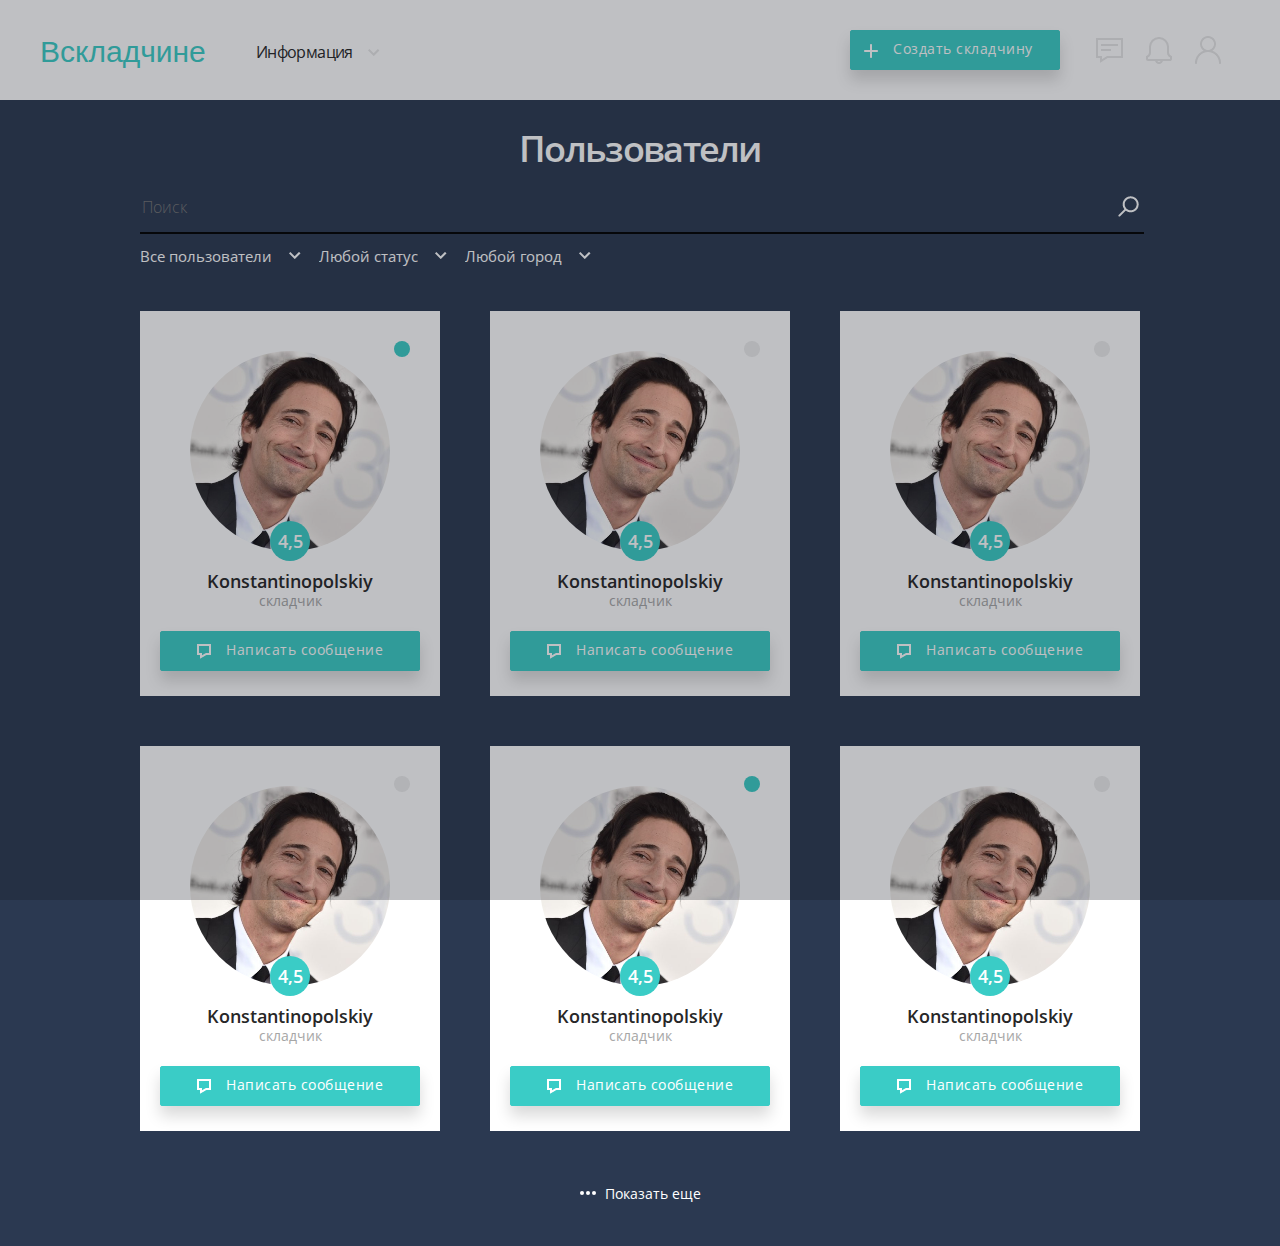
<file: public_html/users.html>
<!DOCTYPE html>

<html>
    <head>
        <title>Вскладчине</title>
        <meta charset="UTF-8">
        <meta name="viewport" content="width=device-width, initial-scale=1.0">

        <link rel="stylesheet" href="styles/stars.css">
        <link rel="stylesheet" href="styles/jquery.formstyler.css">
        <link rel="stylesheet" href="styles/default.css">
    </head>
    <body>
        
        <div class="loader">
            <div class="contpre">
                <span class="svg_anm"></span>
            </div>
        </div>
        
        <header>
            <div class="_left">
                <a href="/" class="logo">Вскладчине</a>
                <div class="menu">
                    <span>Информация<i></i></span>
                    <nav>
                        <a href="/about.html">О проекте</a>
                        <a href="/mission.html">Миссия</a>
                        <a href="/capabilities.html">Возможности</a>
                        <a href="/rules.html">Правила и инструкции</a>
                        <a href="/questions.html">Вопросы и предложения</a>
                        <a href="/topics.html">Темы для обсуждния</a>
                        <a href="/authors.html">Приглашаем авторов</a>
                    </nav>
                </div>
            </div>
            <div class="_right">
                <a class="btn addFolded"><i></i>Создать складчину</a>
                <div class="services">
                    <a href="/dialog.html" class="messages"><i></i></a>
                    <a href="/notice.html" class="notice"><i></i></a>
                    <a href="#" class="profile"></a>
                    <div class="authorization small" id="auth">
                        <ul>
                            <li><a href="myCards.html">Мои складчины</a></li>
                            <li><a href="profile.html">Настройки</a></li>
                            <li><a href="#" class="exit">Выход</a></li>
                        </ul>
                    </div>
                </div>
            </div>
        </header>
                
        <div class="work-area">
            <h1>Пользователи</h1>
            <form id="search" action="" method="POST">
                <input type="text" name="search" placeholder="Поиск">
                <button id="search_clear"></button>
                <button id="search_set"></button>
            </form>
            <form id="filter" action="" method="POST">
                <ul class="filter">
                    <li>
                        <select>
                            <option>Все пользователи</option>
                            <option>Активные</option>
                            <option>Идет сбор</option>
                            <option>Завершенные</option>
                        </select>
                    </li>
                    <li>
                        <select>
                            <option>Любой статус</option>
                            <option>Авторская</option>
                            <option>Стандартная</option>
                            <option>Оптовая</option>
                            <option>На заказ</option>
                        </select>
                    </li>
                    <li>
                        <select>
                            <option>Любой город</option>
                            <option>Томск</option>
                            <option>Северск</option>
                            <option>Кемерово</option>
                            <option>Москва</option>
                        </select>
                    </li>
                </ul>
            </form>
            <div class="usersList">
                <div class="user online">
                    <div class="user__photo"><a href="#"><img src="img/user/1.png"></a></div>
                    <div class="user__rate">4,5</div>
                    <p class="user__name">Konstantinopolskiy</p>
                    <p class="user__type">складчик</p>
                    <a class="btn newMsg"><i></i>Написать сообщение</a>
                    <div class="user__moreInfo">
                        <span>Участие</span><span>24</span>
                        <span>Оплачено</span><span>23</span>
                        <span>Проведено</span><span>7</span>
                        <span>Зарегистрирован</span><span>27.03.2016</span>
                    </div>
                </div>
                <div class="user"> 
                    <div class="user__photo"><a href="#"><img src="img/user/1.png"></a></div>
                    <div class="user__rate">4,5</div>
                    <p class="user__name">Konstantinopolskiy</p>
                    <p class="user__type">складчик</p>
                    <a class="btn newMsg"><i></i>Написать сообщение</a>
                    <div class="user__moreInfo">
                        <span>Участие</span><span>24</span>
                        <span>Оплачено</span><span>23</span>
                        <span>Проведено</span><span>7</span>
                        <span>Зарегистрирован</span><span>27.03.2016</span>
                    </div>
                </div>
                <div class="user">
                    <div class="user__photo"><a href="#"><img src="img/user/1.png"></a></div>
                    <div class="user__rate">4,5</div>
                    <p class="user__name">Konstantinopolskiy</p>
                    <p class="user__type">складчик</p>
                    <a class="btn newMsg"><i></i>Написать сообщение</a>
                    <div class="user__moreInfo">
                        <span>Участие</span><span>24</span>
                        <span>Оплачено</span><span>23</span>
                        <span>Проведено</span><span>7</span>
                        <span>Зарегистрирован</span><span>27.03.2016</span>
                    </div>
                </div>
                <div class="user">
                    <div class="user__photo"><a href="#"><img src="img/user/1.png"></a></div>
                    <div class="user__rate">4,5</div>
                    <p class="user__name">Konstantinopolskiy</p>
                    <p class="user__type">складчик</p>
                    <a class="btn newMsg"><i></i>Написать сообщение</a>
                    <div class="user__moreInfo">
                        <span>Участие</span><span>24</span>
                        <span>Оплачено</span><span>23</span>
                        <span>Проведено</span><span>7</span>
                        <span>Зарегистрирован</span><span>27.03.2016</span>
                    </div>
                </div>
                <div class="user online">
                    <div class="user__photo"><a href="#"><img src="img/user/1.png"></a></div>
                    <div class="user__rate">4,5</div>
                    <p class="user__name">Konstantinopolskiy</p>
                    <p class="user__type">складчик</p>
                    <a class="btn newMsg"><i></i>Написать сообщение</a>
                    <div class="user__moreInfo">
                        <span>Участие</span><span>24</span>
                        <span>Оплачено</span><span>23</span>
                        <span>Проведено</span><span>7</span>
                        <span>Зарегистрирован</span><span>27.03.2016</span>
                    </div>
                </div>
                <div class="user">
                    <div class="user__photo"><a href="#"><img src="img/user/1.png"></a></div>
                    <div class="user__rate">4,5</div>
                    <p class="user__name">Konstantinopolskiy</p>
                    <p class="user__type">складчик</p>
                    <a class="btn newMsg"><i></i>Написать сообщение</a>
                    <div class="user__moreInfo">
                        <span>Участие</span><span>24</span>
                        <span>Оплачено</span><span>23</span>
                        <span>Проведено</span><span>7</span>
                        <span>Зарегистрирован</span><span>27.03.2016</span>                        
                    </div>
                </div>
            </div>
            <div class="show-more">
                <div class="dots container">
                    <span></span>
                    <span></span>
                    <span></span>
                </div>
                <span class="more-text">Показать еще</span>
            </div>
        </div>
        
        <script type="text/javascript" src="js/jquery-1.10.2.min.js"></script>
        <script type="text/javascript" src="js/jquery-ui.min.js"></script>
        <script type="text/javascript" src="js/jquery.formstyler.min.js"></script>
        <script type="text/javascript" src="js/default.js"></script>
    </body>
</html>
</file>
<file: public_html/styles/stars.css>
html {
  min-height: 100%;
  background: radial-gradient(ellipse at bottom, #1B2735 0%, #090A0F 100%); }

.starsBlock {
  position: fixed;
  top: 0;
  right: 0;
  bottom: 0;
  left: 0;
  overflow: hidden;
  z-index: -1; }

#stars {
  width: 1px;
  height: 1px;
  background: transparent;
  box-shadow: 1875px 1059px #FFF , 272px 108px #FFF , 262px 807px #FFF , 1106px 190px #FFF , 567px 1039px #FFF , 1437px 215px #FFF , 755px 1669px #FFF , 1425px 893px #FFF , 274px 1675px #FFF , 1385px 1604px #FFF , 1309px 1230px #FFF , 1073px 1685px #FFF , 1813px 664px #FFF , 291px 1161px #FFF , 1542px 267px #FFF , 1942px 1128px #FFF , 1803px 1044px #FFF , 29px 524px #FFF , 952px 977px #FFF , 84px 1535px #FFF , 945px 1158px #FFF , 752px 1700px #FFF , 1467px 245px #FFF , 856px 473px #FFF , 1573px 608px #FFF , 1034px 1282px #FFF , 611px 1857px #FFF , 179px 737px #FFF , 1918px 359px #FFF , 1937px 1598px #FFF , 773px 866px #FFF , 513px 1015px #FFF , 1206px 188px #FFF , 848px 1058px #FFF , 1717px 1415px #FFF , 1205px 1965px #FFF , 1580px 1290px #FFF , 1701px 1163px #FFF , 674px 414px #FFF , 1853px 991px #FFF , 186px 964px #FFF , 1168px 1886px #FFF , 1689px 1604px #FFF , 905px 1955px #FFF , 1788px 1229px #FFF , 1416px 660px #FFF , 1240px 886px #FFF , 415px 1391px #FFF , 1721px 1804px #FFF , 794px 509px #FFF , 244px 1393px #FFF , 1444px 801px #FFF , 657px 1991px #FFF , 80px 1515px #FFF , 1904px 578px #FFF , 1260px 1932px #FFF , 614px 1329px #FFF , 560px 1328px #FFF , 1463px 43px #FFF , 1367px 919px #FFF , 161px 219px #FFF , 1584px 895px #FFF , 158px 369px #FFF , 1880px 1010px #FFF , 1544px 1768px #FFF , 487px 431px #FFF , 298px 801px #FFF , 472px 498px #FFF , 15px 1832px #FFF , 1410px 878px #FFF , 389px 1847px #FFF , 314px 978px #FFF , 245px 1134px #FFF , 467px 1596px #FFF , 1237px 1478px #FFF , 1116px 1138px #FFF , 1786px 611px #FFF , 1702px 1730px #FFF , 1088px 1661px #FFF , 1883px 1275px #FFF , 1183px 1228px #FFF , 540px 574px #FFF , 54px 217px #FFF , 1804px 1305px #FFF , 1267px 1765px #FFF , 1499px 891px #FFF , 1643px 999px #FFF , 736px 1656px #FFF , 917px 1148px #FFF , 1523px 1704px #FFF , 643px 1082px #FFF , 972px 207px #FFF , 1291px 1693px #FFF , 552px 659px #FFF , 585px 1284px #FFF , 1408px 315px #FFF , 1744px 685px #FFF , 1213px 954px #FFF , 604px 1601px #FFF , 1397px 1399px #FFF , 1908px 1308px #FFF , 129px 199px #FFF , 1380px 174px #FFF , 1184px 636px #FFF , 1021px 1014px #FFF , 1672px 443px #FFF , 1126px 337px #FFF , 858px 903px #FFF , 979px 658px #FFF , 1244px 540px #FFF , 1475px 1749px #FFF , 1552px 260px #FFF , 175px 1423px #FFF , 178px 1927px #FFF , 1516px 908px #FFF , 1091px 498px #FFF , 184px 884px #FFF , 1122px 957px #FFF , 1198px 360px #FFF , 898px 1889px #FFF , 770px 1594px #FFF , 883px 325px #FFF , 1703px 1128px #FFF , 685px 651px #FFF , 1511px 1546px #FFF , 400px 869px #FFF , 1715px 111px #FFF , 280px 1249px #FFF , 1756px 706px #FFF , 874px 1481px #FFF , 565px 1337px #FFF , 876px 1487px #FFF , 103px 928px #FFF , 38px 1714px #FFF , 1345px 1461px #FFF , 502px 1888px #FFF , 1482px 1722px #FFF , 468px 1188px #FFF , 1770px 492px #FFF , 1839px 1838px #FFF , 139px 1140px #FFF , 915px 326px #FFF , 544px 786px #FFF , 610px 65px #FFF , 149px 1503px #FFF , 75px 291px #FFF , 270px 1419px #FFF , 529px 159px #FFF , 618px 285px #FFF , 1985px 1875px #FFF , 1981px 617px #FFF , 493px 807px #FFF , 563px 888px #FFF , 1694px 266px #FFF , 1710px 1685px #FFF , 1144px 1051px #FFF , 379px 1367px #FFF , 1266px 1792px #FFF , 1869px 279px #FFF , 411px 801px #FFF , 1196px 1146px #FFF , 1187px 1475px #FFF , 556px 701px #FFF , 1197px 1199px #FFF , 1450px 1529px #FFF , 184px 412px #FFF , 1372px 1596px #FFF , 585px 1574px #FFF , 1703px 1493px #FFF , 353px 1600px #FFF , 1683px 202px #FFF , 403px 1764px #FFF , 1104px 1818px #FFF , 1739px 707px #FFF , 591px 953px #FFF , 1939px 796px #FFF , 843px 1700px #FFF , 1461px 1556px #FFF , 1130px 85px #FFF , 1266px 757px #FFF , 1759px 1965px #FFF , 1788px 402px #FFF , 1101px 1569px #FFF , 404px 1645px #FFF , 14px 669px #FFF , 1944px 1866px #FFF , 635px 1738px #FFF , 239px 1073px #FFF , 1378px 496px #FFF , 1132px 1988px #FFF , 657px 507px #FFF , 1415px 461px #FFF , 674px 159px #FFF , 1488px 719px #FFF , 1256px 723px #FFF , 926px 319px #FFF , 851px 790px #FFF , 943px 861px #FFF , 1415px 1066px #FFF , 310px 1946px #FFF , 1533px 531px #FFF , 413px 844px #FFF , 440px 407px #FFF , 1690px 878px #FFF , 1322px 1108px #FFF , 1415px 1399px #FFF , 1425px 1467px #FFF , 717px 839px #FFF , 1084px 785px #FFF , 1793px 1576px #FFF , 1577px 452px #FFF , 1309px 214px #FFF , 1798px 185px #FFF , 292px 1662px #FFF , 1218px 1767px #FFF , 802px 643px #FFF , 1969px 262px #FFF , 959px 578px #FFF , 1745px 1009px #FFF , 952px 1683px #FFF , 1289px 417px #FFF , 943px 1828px #FFF , 1021px 171px #FFF , 1053px 1687px #FFF , 1858px 1901px #FFF , 1764px 1999px #FFF , 73px 239px #FFF , 1687px 1105px #FFF , 648px 1516px #FFF , 1653px 217px #FFF , 956px 1573px #FFF , 494px 404px #FFF , 1789px 665px #FFF , 238px 1703px #FFF , 528px 1728px #FFF , 1526px 446px #FFF , 426px 630px #FFF , 1215px 842px #FFF , 498px 1118px #FFF , 1189px 542px #FFF , 1373px 336px #FFF , 1783px 473px #FFF , 449px 808px #FFF , 43px 12px #FFF , 646px 464px #FFF , 660px 962px #FFF , 1567px 1603px #FFF , 193px 1313px #FFF , 1823px 825px #FFF , 1634px 1843px #FFF , 1755px 1878px #FFF , 804px 37px #FFF , 129px 58px #FFF , 1958px 1177px #FFF , 872px 1189px #FFF , 927px 714px #FFF , 1814px 847px #FFF , 1974px 1373px #FFF , 1951px 934px #FFF , 927px 697px #FFF , 254px 574px #FFF , 1062px 1119px #FFF , 156px 517px #FFF , 836px 2000px #FFF , 1942px 590px #FFF , 979px 422px #FFF , 261px 906px #FFF , 815px 584px #FFF , 2000px 785px #FFF , 1459px 1155px #FFF , 1885px 138px #FFF , 490px 1866px #FFF , 388px 1115px #FFF , 906px 985px #FFF , 1700px 1414px #FFF , 157px 91px #FFF , 1569px 1436px #FFF , 1830px 1749px #FFF , 722px 1790px #FFF , 23px 1363px #FFF , 748px 167px #FFF , 27px 1359px #FFF , 1855px 320px #FFF , 668px 1655px #FFF , 404px 1618px #FFF , 1404px 1189px #FFF , 1016px 997px #FFF , 503px 306px #FFF , 1894px 110px #FFF , 794px 966px #FFF , 269px 1514px #FFF , 1423px 1407px #FFF , 843px 797px #FFF , 406px 1077px #FFF , 1855px 1270px #FFF , 1609px 1705px #FFF , 353px 1948px #FFF , 122px 608px #FFF , 601px 81px #FFF , 1120px 1725px #FFF , 556px 1993px #FFF , 1666px 1607px #FFF , 1089px 974px #FFF , 250px 385px #FFF , 451px 1400px #FFF , 1957px 1570px #FFF , 1350px 641px #FFF , 1325px 1812px #FFF , 1055px 145px #FFF , 1953px 768px #FFF , 1629px 541px #FFF , 804px 29px #FFF , 1816px 530px #FFF , 1720px 437px #FFF , 1410px 230px #FFF , 95px 1568px #FFF , 1692px 1518px #FFF , 1760px 299px #FFF , 1040px 230px #FFF , 1602px 1253px #FFF , 586px 1931px #FFF , 464px 526px #FFF , 694px 1017px #FFF , 1326px 523px #FFF , 1174px 1865px #FFF , 212px 847px #FFF , 191px 64px #FFF , 56px 541px #FFF , 386px 340px #FFF , 166px 685px #FFF , 496px 1299px #FFF , 335px 618px #FFF , 1851px 92px #FFF , 1171px 685px #FFF , 484px 1214px #FFF , 282px 1020px #FFF , 1011px 1482px #FFF , 445px 1892px #FFF , 1220px 752px #FFF , 575px 1919px #FFF , 948px 942px #FFF , 764px 691px #FFF , 1506px 1548px #FFF , 363px 1587px #FFF , 1124px 599px #FFF , 311px 949px #FFF , 1185px 1453px #FFF , 1512px 587px #FFF , 1430px 630px #FFF , 2px 909px #FFF , 192px 353px #FFF , 1713px 795px #FFF , 205px 1146px #FFF , 622px 1759px #FFF , 427px 1133px #FFF , 1088px 889px #FFF , 1796px 1157px #FFF , 1885px 207px #FFF , 1886px 1316px #FFF , 193px 390px #FFF , 510px 1108px #FFF , 1432px 434px #FFF , 1238px 1986px #FFF , 1618px 1673px #FFF , 643px 1330px #FFF , 1002px 854px #FFF , 1034px 143px #FFF , 395px 397px #FFF , 1870px 519px #FFF , 240px 730px #FFF , 82px 677px #FFF , 511px 710px #FFF , 1915px 1484px #FFF , 33px 277px #FFF , 542px 902px #FFF , 1395px 633px #FFF , 1757px 215px #FFF , 292px 893px #FFF , 1383px 393px #FFF , 935px 1114px #FFF , 1310px 388px #FFF , 478px 534px #FFF , 1061px 1922px #FFF , 864px 292px #FFF , 1399px 72px #FFF , 1424px 378px #FFF , 856px 143px #FFF , 739px 593px #FFF , 737px 182px #FFF , 484px 8px #FFF , 878px 724px #FFF , 222px 1740px #FFF , 1514px 996px #FFF , 402px 1193px #FFF , 1494px 1270px #FFF , 443px 1026px #FFF , 327px 1474px #FFF , 45px 1754px #FFF , 1558px 953px #FFF , 636px 1382px #FFF , 1912px 58px #FFF , 172px 474px #FFF , 1383px 84px #FFF , 1348px 1752px #FFF , 71px 352px #FFF , 375px 1444px #FFF , 761px 1934px #FFF , 1071px 152px #FFF , 1361px 1400px #FFF , 631px 199px #FFF , 1586px 1745px #FFF , 223px 16px #FFF , 662px 1415px #FFF , 1797px 756px #FFF , 1587px 1912px #FFF , 208px 1763px #FFF , 638px 624px #FFF , 1510px 1539px #FFF , 1342px 828px #FFF , 377px 1043px #FFF , 1534px 148px #FFF , 1311px 1501px #FFF , 640px 1045px #FFF , 1895px 803px #FFF , 1199px 333px #FFF , 1484px 1077px #FFF , 1631px 179px #FFF , 208px 1390px #FFF , 1562px 846px #FFF , 1227px 1767px #FFF , 1482px 1849px #FFF , 1302px 209px #FFF , 134px 421px #FFF , 1162px 22px #FFF , 1287px 1639px #FFF , 64px 1379px #FFF , 1884px 959px #FFF , 796px 1913px #FFF , 1187px 376px #FFF , 1619px 779px #FFF , 1530px 1333px #FFF , 352px 1294px #FFF , 942px 886px #FFF , 1028px 541px #FFF , 88px 490px #FFF , 1592px 1761px #FFF , 1291px 270px #FFF , 515px 1490px #FFF , 151px 1263px #FFF , 937px 1159px #FFF , 1327px 866px #FFF , 372px 561px #FFF , 936px 1596px #FFF , 181px 1103px #FFF , 580px 839px #FFF , 971px 367px #FFF , 1966px 209px #FFF , 1579px 680px #FFF , 572px 1294px #FFF , 1889px 18px #FFF , 1186px 840px #FFF , 1590px 1640px #FFF , 1047px 1340px #FFF , 1473px 510px #FFF , 838px 1506px #FFF , 934px 1474px #FFF , 423px 478px #FFF , 1925px 1619px #FFF , 418px 488px #FFF , 1919px 1791px #FFF , 1879px 996px #FFF , 159px 803px #FFF , 815px 434px #FFF , 1760px 1594px #FFF , 741px 267px #FFF , 1574px 1509px #FFF , 1745px 1841px #FFF , 1026px 869px #FFF , 1771px 1664px #FFF , 1903px 1874px #FFF , 1815px 616px #FFF , 548px 1645px #FFF , 1042px 729px #FFF , 1318px 1538px #FFF , 1070px 1077px #FFF , 1148px 1790px #FFF , 1356px 836px #FFF , 181px 1645px #FFF , 779px 336px #FFF , 361px 1321px #FFF , 683px 1746px #FFF , 705px 1020px #FFF , 1366px 1542px #FFF , 1963px 211px #FFF , 802px 1021px #FFF , 1648px 1753px #FFF , 1123px 634px #FFF , 547px 313px #FFF , 214px 1142px #FFF , 1637px 726px #FFF , 41px 786px #FFF , 1345px 448px #FFF , 379px 1516px #FFF , 1195px 805px #FFF , 1439px 983px #FFF , 171px 1448px #FFF , 719px 1200px #FFF , 1882px 417px #FFF , 1521px 748px #FFF , 501px 1337px #FFF , 1733px 1863px #FFF , 1106px 1103px #FFF , 1415px 1151px #FFF , 1738px 1729px #FFF , 1444px 1624px #FFF , 1287px 1844px #FFF , 1824px 600px #FFF , 350px 1297px #FFF , 870px 1371px #FFF , 1397px 1281px #FFF , 1766px 527px #FFF , 1955px 775px #FFF , 551px 90px #FFF , 158px 1464px #FFF , 241px 1801px #FFF , 1896px 1941px #FFF , 1116px 1959px #FFF , 629px 1667px #FFF , 952px 890px #FFF , 1055px 155px #FFF , 1139px 740px #FFF , 682px 1465px #FFF , 127px 668px #FFF , 186px 285px #FFF , 1769px 1938px #FFF , 1283px 605px #FFF , 1833px 1522px #FFF , 801px 1501px #FFF , 571px 1475px #FFF , 493px 1921px #FFF , 942px 152px #FFF , 1500px 1362px #FFF , 632px 1320px #FFF , 1060px 1717px #FFF , 213px 1778px #FFF , 1479px 1946px #FFF , 1648px 226px #FFF , 1505px 154px #FFF , 108px 1673px #FFF , 1813px 72px #FFF , 297px 1938px #FFF , 754px 1668px #FFF , 1726px 325px #FFF , 664px 592px #FFF , 912px 1165px #FFF , 1729px 742px #FFF , 1853px 1085px #FFF , 153px 714px #FFF , 926px 1873px #FFF , 1568px 540px #FFF , 248px 1466px #FFF , 4px 1404px #FFF , 1535px 1638px #FFF , 1751px 1671px #FFF , 75px 1877px #FFF , 1243px 1390px #FFF , 527px 331px #FFF , 694px 1355px #FFF , 1028px 1323px #FFF , 626px 577px #FFF , 1067px 148px #FFF , 1079px 612px #FFF , 1507px 790px #FFF , 314px 717px #FFF , 1579px 22px #FFF , 597px 896px #FFF , 1622px 272px #FFF , 45px 1439px #FFF , 1960px 556px #FFF , 430px 892px #FFF , 1254px 1733px #FFF , 28px 1156px #FFF , 1293px 176px #FFF , 885px 1338px #FFF , 993px 80px #FFF , 828px 992px #FFF , 1958px 1514px #FFF , 1068px 1916px #FFF , 26px 1313px #FFF , 1455px 1185px #FFF , 871px 1329px #FFF , 1859px 3px #FFF , 1759px 1002px #FFF , 1080px 1094px #FFF , 1123px 907px #FFF , 312px 1480px #FFF , 598px 1322px #FFF , 1282px 1494px #FFF , 227px 212px #FFF , 1871px 1826px #FFF , 1356px 347px #FFF , 544px 1615px #FFF , 1433px 1243px #FFF , 1475px 254px #FFF , 260px 878px #FFF , 1520px 429px #FFF , 312px 1307px #FFF , 1411px 1067px #FFF , 1447px 1276px #FFF , 1832px 926px #FFF , 531px 1372px #FFF , 1461px 231px #FFF , 242px 1193px #FFF , 1747px 450px #FFF , 1995px 1348px #FFF , 1285px 24px #FFF , 1736px 33px #FFF , 1984px 1811px #FFF , 1943px 30px #FFF , 1447px 1108px #FFF , 1754px 1018px #FFF , 1510px 1219px #FFF , 1472px 552px #FFF , 1880px 580px #FFF , 270px 495px #FFF , 1676px 903px #FFF , 347px 556px #FFF , 172px 1466px #FFF , 261px 667px #FFF , 161px 407px #FFF , 331px 1467px #FFF , 1296px 660px #FFF , 807px 1384px #FFF , 1544px 2px #FFF , 172px 850px #FFF , 697px 1516px #FFF , 358px 24px #FFF , 1162px 1211px #FFF , 1224px 1095px #FFF , 289px 652px #FFF , 1071px 1429px #FFF , 1335px 1497px #FFF , 292px 1358px #FFF , 1957px 1024px #FFF , 269px 1213px #FFF , 842px 146px #FFF , 1158px 1072px #FFF , 1204px 1379px #FFF , 195px 1127px #FFF , 1100px 1510px #FFF , 106px 1693px #FFF , 1147px 1096px #FFF , 816px 347px #FFF , 1721px 1747px #FFF , 1335px 512px #FFF , 322px 1746px #FFF , 1756px 325px #FFF , 1844px 1655px #FFF , 1314px 856px #FFF , 1522px 872px #FFF , 387px 1578px #FFF , 215px 1866px #FFF , 1443px 63px #FFF , 1561px 1934px #FFF , 406px 1501px #FFF , 1917px 1174px #FFF , 1902px 733px #FFF , 1547px 30px #FFF , 1637px 184px #FFF , 1887px 1912px #FFF , 239px 400px #FFF , 296px 1299px #FFF , 955px 417px #FFF , 229px 886px #FFF , 699px 278px #FFF , 1159px 778px #FFF , 643px 410px #FFF , 920px 252px #FFF , 273px 1618px #FFF , 550px 101px #FFF , 440px 1659px #FFF , 1981px 1061px #FFF , 1696px 1431px #FFF , 1624px 1161px #FFF , 1579px 177px #FFF , 1604px 1404px #FFF , 1639px 243px #FFF , 1017px 413px #FFF , 335px 13px #FFF , 1040px 452px #FFF , 1670px 6px #FFF , 1741px 643px #FFF , 1558px 1085px #FFF , 96px 262px #FFF , 1936px 766px #FFF , 428px 1062px #FFF , 318px 267px #FFF , 1160px 899px #FFF , 1229px 1074px #FFF , 582px 1703px #FFF;
  animation: animStar 50s linear infinite; }
  #stars:after {
    content: " ";
    position: absolute;
    top: 2000px;
    width: 1px;
    height: 1px;
    background: transparent;
    box-shadow: 1875px 1059px #FFF , 272px 108px #FFF , 262px 807px #FFF , 1106px 190px #FFF , 567px 1039px #FFF , 1437px 215px #FFF , 755px 1669px #FFF , 1425px 893px #FFF , 274px 1675px #FFF , 1385px 1604px #FFF , 1309px 1230px #FFF , 1073px 1685px #FFF , 1813px 664px #FFF , 291px 1161px #FFF , 1542px 267px #FFF , 1942px 1128px #FFF , 1803px 1044px #FFF , 29px 524px #FFF , 952px 977px #FFF , 84px 1535px #FFF , 945px 1158px #FFF , 752px 1700px #FFF , 1467px 245px #FFF , 856px 473px #FFF , 1573px 608px #FFF , 1034px 1282px #FFF , 611px 1857px #FFF , 179px 737px #FFF , 1918px 359px #FFF , 1937px 1598px #FFF , 773px 866px #FFF , 513px 1015px #FFF , 1206px 188px #FFF , 848px 1058px #FFF , 1717px 1415px #FFF , 1205px 1965px #FFF , 1580px 1290px #FFF , 1701px 1163px #FFF , 674px 414px #FFF , 1853px 991px #FFF , 186px 964px #FFF , 1168px 1886px #FFF , 1689px 1604px #FFF , 905px 1955px #FFF , 1788px 1229px #FFF , 1416px 660px #FFF , 1240px 886px #FFF , 415px 1391px #FFF , 1721px 1804px #FFF , 794px 509px #FFF , 244px 1393px #FFF , 1444px 801px #FFF , 657px 1991px #FFF , 80px 1515px #FFF , 1904px 578px #FFF , 1260px 1932px #FFF , 614px 1329px #FFF , 560px 1328px #FFF , 1463px 43px #FFF , 1367px 919px #FFF , 161px 219px #FFF , 1584px 895px #FFF , 158px 369px #FFF , 1880px 1010px #FFF , 1544px 1768px #FFF , 487px 431px #FFF , 298px 801px #FFF , 472px 498px #FFF , 15px 1832px #FFF , 1410px 878px #FFF , 389px 1847px #FFF , 314px 978px #FFF , 245px 1134px #FFF , 467px 1596px #FFF , 1237px 1478px #FFF , 1116px 1138px #FFF , 1786px 611px #FFF , 1702px 1730px #FFF , 1088px 1661px #FFF , 1883px 1275px #FFF , 1183px 1228px #FFF , 540px 574px #FFF , 54px 217px #FFF , 1804px 1305px #FFF , 1267px 1765px #FFF , 1499px 891px #FFF , 1643px 999px #FFF , 736px 1656px #FFF , 917px 1148px #FFF , 1523px 1704px #FFF , 643px 1082px #FFF , 972px 207px #FFF , 1291px 1693px #FFF , 552px 659px #FFF , 585px 1284px #FFF , 1408px 315px #FFF , 1744px 685px #FFF , 1213px 954px #FFF , 604px 1601px #FFF , 1397px 1399px #FFF , 1908px 1308px #FFF , 129px 199px #FFF , 1380px 174px #FFF , 1184px 636px #FFF , 1021px 1014px #FFF , 1672px 443px #FFF , 1126px 337px #FFF , 858px 903px #FFF , 979px 658px #FFF , 1244px 540px #FFF , 1475px 1749px #FFF , 1552px 260px #FFF , 175px 1423px #FFF , 178px 1927px #FFF , 1516px 908px #FFF , 1091px 498px #FFF , 184px 884px #FFF , 1122px 957px #FFF , 1198px 360px #FFF , 898px 1889px #FFF , 770px 1594px #FFF , 883px 325px #FFF , 1703px 1128px #FFF , 685px 651px #FFF , 1511px 1546px #FFF , 400px 869px #FFF , 1715px 111px #FFF , 280px 1249px #FFF , 1756px 706px #FFF , 874px 1481px #FFF , 565px 1337px #FFF , 876px 1487px #FFF , 103px 928px #FFF , 38px 1714px #FFF , 1345px 1461px #FFF , 502px 1888px #FFF , 1482px 1722px #FFF , 468px 1188px #FFF , 1770px 492px #FFF , 1839px 1838px #FFF , 139px 1140px #FFF , 915px 326px #FFF , 544px 786px #FFF , 610px 65px #FFF , 149px 1503px #FFF , 75px 291px #FFF , 270px 1419px #FFF , 529px 159px #FFF , 618px 285px #FFF , 1985px 1875px #FFF , 1981px 617px #FFF , 493px 807px #FFF , 563px 888px #FFF , 1694px 266px #FFF , 1710px 1685px #FFF , 1144px 1051px #FFF , 379px 1367px #FFF , 1266px 1792px #FFF , 1869px 279px #FFF , 411px 801px #FFF , 1196px 1146px #FFF , 1187px 1475px #FFF , 556px 701px #FFF , 1197px 1199px #FFF , 1450px 1529px #FFF , 184px 412px #FFF , 1372px 1596px #FFF , 585px 1574px #FFF , 1703px 1493px #FFF , 353px 1600px #FFF , 1683px 202px #FFF , 403px 1764px #FFF , 1104px 1818px #FFF , 1739px 707px #FFF , 591px 953px #FFF , 1939px 796px #FFF , 843px 1700px #FFF , 1461px 1556px #FFF , 1130px 85px #FFF , 1266px 757px #FFF , 1759px 1965px #FFF , 1788px 402px #FFF , 1101px 1569px #FFF , 404px 1645px #FFF , 14px 669px #FFF , 1944px 1866px #FFF , 635px 1738px #FFF , 239px 1073px #FFF , 1378px 496px #FFF , 1132px 1988px #FFF , 657px 507px #FFF , 1415px 461px #FFF , 674px 159px #FFF , 1488px 719px #FFF , 1256px 723px #FFF , 926px 319px #FFF , 851px 790px #FFF , 943px 861px #FFF , 1415px 1066px #FFF , 310px 1946px #FFF , 1533px 531px #FFF , 413px 844px #FFF , 440px 407px #FFF , 1690px 878px #FFF , 1322px 1108px #FFF , 1415px 1399px #FFF , 1425px 1467px #FFF , 717px 839px #FFF , 1084px 785px #FFF , 1793px 1576px #FFF , 1577px 452px #FFF , 1309px 214px #FFF , 1798px 185px #FFF , 292px 1662px #FFF , 1218px 1767px #FFF , 802px 643px #FFF , 1969px 262px #FFF , 959px 578px #FFF , 1745px 1009px #FFF , 952px 1683px #FFF , 1289px 417px #FFF , 943px 1828px #FFF , 1021px 171px #FFF , 1053px 1687px #FFF , 1858px 1901px #FFF , 1764px 1999px #FFF , 73px 239px #FFF , 1687px 1105px #FFF , 648px 1516px #FFF , 1653px 217px #FFF , 956px 1573px #FFF , 494px 404px #FFF , 1789px 665px #FFF , 238px 1703px #FFF , 528px 1728px #FFF , 1526px 446px #FFF , 426px 630px #FFF , 1215px 842px #FFF , 498px 1118px #FFF , 1189px 542px #FFF , 1373px 336px #FFF , 1783px 473px #FFF , 449px 808px #FFF , 43px 12px #FFF , 646px 464px #FFF , 660px 962px #FFF , 1567px 1603px #FFF , 193px 1313px #FFF , 1823px 825px #FFF , 1634px 1843px #FFF , 1755px 1878px #FFF , 804px 37px #FFF , 129px 58px #FFF , 1958px 1177px #FFF , 872px 1189px #FFF , 927px 714px #FFF , 1814px 847px #FFF , 1974px 1373px #FFF , 1951px 934px #FFF , 927px 697px #FFF , 254px 574px #FFF , 1062px 1119px #FFF , 156px 517px #FFF , 836px 2000px #FFF , 1942px 590px #FFF , 979px 422px #FFF , 261px 906px #FFF , 815px 584px #FFF , 2000px 785px #FFF , 1459px 1155px #FFF , 1885px 138px #FFF , 490px 1866px #FFF , 388px 1115px #FFF , 906px 985px #FFF , 1700px 1414px #FFF , 157px 91px #FFF , 1569px 1436px #FFF , 1830px 1749px #FFF , 722px 1790px #FFF , 23px 1363px #FFF , 748px 167px #FFF , 27px 1359px #FFF , 1855px 320px #FFF , 668px 1655px #FFF , 404px 1618px #FFF , 1404px 1189px #FFF , 1016px 997px #FFF , 503px 306px #FFF , 1894px 110px #FFF , 794px 966px #FFF , 269px 1514px #FFF , 1423px 1407px #FFF , 843px 797px #FFF , 406px 1077px #FFF , 1855px 1270px #FFF , 1609px 1705px #FFF , 353px 1948px #FFF , 122px 608px #FFF , 601px 81px #FFF , 1120px 1725px #FFF , 556px 1993px #FFF , 1666px 1607px #FFF , 1089px 974px #FFF , 250px 385px #FFF , 451px 1400px #FFF , 1957px 1570px #FFF , 1350px 641px #FFF , 1325px 1812px #FFF , 1055px 145px #FFF , 1953px 768px #FFF , 1629px 541px #FFF , 804px 29px #FFF , 1816px 530px #FFF , 1720px 437px #FFF , 1410px 230px #FFF , 95px 1568px #FFF , 1692px 1518px #FFF , 1760px 299px #FFF , 1040px 230px #FFF , 1602px 1253px #FFF , 586px 1931px #FFF , 464px 526px #FFF , 694px 1017px #FFF , 1326px 523px #FFF , 1174px 1865px #FFF , 212px 847px #FFF , 191px 64px #FFF , 56px 541px #FFF , 386px 340px #FFF , 166px 685px #FFF , 496px 1299px #FFF , 335px 618px #FFF , 1851px 92px #FFF , 1171px 685px #FFF , 484px 1214px #FFF , 282px 1020px #FFF , 1011px 1482px #FFF , 445px 1892px #FFF , 1220px 752px #FFF , 575px 1919px #FFF , 948px 942px #FFF , 764px 691px #FFF , 1506px 1548px #FFF , 363px 1587px #FFF , 1124px 599px #FFF , 311px 949px #FFF , 1185px 1453px #FFF , 1512px 587px #FFF , 1430px 630px #FFF , 2px 909px #FFF , 192px 353px #FFF , 1713px 795px #FFF , 205px 1146px #FFF , 622px 1759px #FFF , 427px 1133px #FFF , 1088px 889px #FFF , 1796px 1157px #FFF , 1885px 207px #FFF , 1886px 1316px #FFF , 193px 390px #FFF , 510px 1108px #FFF , 1432px 434px #FFF , 1238px 1986px #FFF , 1618px 1673px #FFF , 643px 1330px #FFF , 1002px 854px #FFF , 1034px 143px #FFF , 395px 397px #FFF , 1870px 519px #FFF , 240px 730px #FFF , 82px 677px #FFF , 511px 710px #FFF , 1915px 1484px #FFF , 33px 277px #FFF , 542px 902px #FFF , 1395px 633px #FFF , 1757px 215px #FFF , 292px 893px #FFF , 1383px 393px #FFF , 935px 1114px #FFF , 1310px 388px #FFF , 478px 534px #FFF , 1061px 1922px #FFF , 864px 292px #FFF , 1399px 72px #FFF , 1424px 378px #FFF , 856px 143px #FFF , 739px 593px #FFF , 737px 182px #FFF , 484px 8px #FFF , 878px 724px #FFF , 222px 1740px #FFF , 1514px 996px #FFF , 402px 1193px #FFF , 1494px 1270px #FFF , 443px 1026px #FFF , 327px 1474px #FFF , 45px 1754px #FFF , 1558px 953px #FFF , 636px 1382px #FFF , 1912px 58px #FFF , 172px 474px #FFF , 1383px 84px #FFF , 1348px 1752px #FFF , 71px 352px #FFF , 375px 1444px #FFF , 761px 1934px #FFF , 1071px 152px #FFF , 1361px 1400px #FFF , 631px 199px #FFF , 1586px 1745px #FFF , 223px 16px #FFF , 662px 1415px #FFF , 1797px 756px #FFF , 1587px 1912px #FFF , 208px 1763px #FFF , 638px 624px #FFF , 1510px 1539px #FFF , 1342px 828px #FFF , 377px 1043px #FFF , 1534px 148px #FFF , 1311px 1501px #FFF , 640px 1045px #FFF , 1895px 803px #FFF , 1199px 333px #FFF , 1484px 1077px #FFF , 1631px 179px #FFF , 208px 1390px #FFF , 1562px 846px #FFF , 1227px 1767px #FFF , 1482px 1849px #FFF , 1302px 209px #FFF , 134px 421px #FFF , 1162px 22px #FFF , 1287px 1639px #FFF , 64px 1379px #FFF , 1884px 959px #FFF , 796px 1913px #FFF , 1187px 376px #FFF , 1619px 779px #FFF , 1530px 1333px #FFF , 352px 1294px #FFF , 942px 886px #FFF , 1028px 541px #FFF , 88px 490px #FFF , 1592px 1761px #FFF , 1291px 270px #FFF , 515px 1490px #FFF , 151px 1263px #FFF , 937px 1159px #FFF , 1327px 866px #FFF , 372px 561px #FFF , 936px 1596px #FFF , 181px 1103px #FFF , 580px 839px #FFF , 971px 367px #FFF , 1966px 209px #FFF , 1579px 680px #FFF , 572px 1294px #FFF , 1889px 18px #FFF , 1186px 840px #FFF , 1590px 1640px #FFF , 1047px 1340px #FFF , 1473px 510px #FFF , 838px 1506px #FFF , 934px 1474px #FFF , 423px 478px #FFF , 1925px 1619px #FFF , 418px 488px #FFF , 1919px 1791px #FFF , 1879px 996px #FFF , 159px 803px #FFF , 815px 434px #FFF , 1760px 1594px #FFF , 741px 267px #FFF , 1574px 1509px #FFF , 1745px 1841px #FFF , 1026px 869px #FFF , 1771px 1664px #FFF , 1903px 1874px #FFF , 1815px 616px #FFF , 548px 1645px #FFF , 1042px 729px #FFF , 1318px 1538px #FFF , 1070px 1077px #FFF , 1148px 1790px #FFF , 1356px 836px #FFF , 181px 1645px #FFF , 779px 336px #FFF , 361px 1321px #FFF , 683px 1746px #FFF , 705px 1020px #FFF , 1366px 1542px #FFF , 1963px 211px #FFF , 802px 1021px #FFF , 1648px 1753px #FFF , 1123px 634px #FFF , 547px 313px #FFF , 214px 1142px #FFF , 1637px 726px #FFF , 41px 786px #FFF , 1345px 448px #FFF , 379px 1516px #FFF , 1195px 805px #FFF , 1439px 983px #FFF , 171px 1448px #FFF , 719px 1200px #FFF , 1882px 417px #FFF , 1521px 748px #FFF , 501px 1337px #FFF , 1733px 1863px #FFF , 1106px 1103px #FFF , 1415px 1151px #FFF , 1738px 1729px #FFF , 1444px 1624px #FFF , 1287px 1844px #FFF , 1824px 600px #FFF , 350px 1297px #FFF , 870px 1371px #FFF , 1397px 1281px #FFF , 1766px 527px #FFF , 1955px 775px #FFF , 551px 90px #FFF , 158px 1464px #FFF , 241px 1801px #FFF , 1896px 1941px #FFF , 1116px 1959px #FFF , 629px 1667px #FFF , 952px 890px #FFF , 1055px 155px #FFF , 1139px 740px #FFF , 682px 1465px #FFF , 127px 668px #FFF , 186px 285px #FFF , 1769px 1938px #FFF , 1283px 605px #FFF , 1833px 1522px #FFF , 801px 1501px #FFF , 571px 1475px #FFF , 493px 1921px #FFF , 942px 152px #FFF , 1500px 1362px #FFF , 632px 1320px #FFF , 1060px 1717px #FFF , 213px 1778px #FFF , 1479px 1946px #FFF , 1648px 226px #FFF , 1505px 154px #FFF , 108px 1673px #FFF , 1813px 72px #FFF , 297px 1938px #FFF , 754px 1668px #FFF , 1726px 325px #FFF , 664px 592px #FFF , 912px 1165px #FFF , 1729px 742px #FFF , 1853px 1085px #FFF , 153px 714px #FFF , 926px 1873px #FFF , 1568px 540px #FFF , 248px 1466px #FFF , 4px 1404px #FFF , 1535px 1638px #FFF , 1751px 1671px #FFF , 75px 1877px #FFF , 1243px 1390px #FFF , 527px 331px #FFF , 694px 1355px #FFF , 1028px 1323px #FFF , 626px 577px #FFF , 1067px 148px #FFF , 1079px 612px #FFF , 1507px 790px #FFF , 314px 717px #FFF , 1579px 22px #FFF , 597px 896px #FFF , 1622px 272px #FFF , 45px 1439px #FFF , 1960px 556px #FFF , 430px 892px #FFF , 1254px 1733px #FFF , 28px 1156px #FFF , 1293px 176px #FFF , 885px 1338px #FFF , 993px 80px #FFF , 828px 992px #FFF , 1958px 1514px #FFF , 1068px 1916px #FFF , 26px 1313px #FFF , 1455px 1185px #FFF , 871px 1329px #FFF , 1859px 3px #FFF , 1759px 1002px #FFF , 1080px 1094px #FFF , 1123px 907px #FFF , 312px 1480px #FFF , 598px 1322px #FFF , 1282px 1494px #FFF , 227px 212px #FFF , 1871px 1826px #FFF , 1356px 347px #FFF , 544px 1615px #FFF , 1433px 1243px #FFF , 1475px 254px #FFF , 260px 878px #FFF , 1520px 429px #FFF , 312px 1307px #FFF , 1411px 1067px #FFF , 1447px 1276px #FFF , 1832px 926px #FFF , 531px 1372px #FFF , 1461px 231px #FFF , 242px 1193px #FFF , 1747px 450px #FFF , 1995px 1348px #FFF , 1285px 24px #FFF , 1736px 33px #FFF , 1984px 1811px #FFF , 1943px 30px #FFF , 1447px 1108px #FFF , 1754px 1018px #FFF , 1510px 1219px #FFF , 1472px 552px #FFF , 1880px 580px #FFF , 270px 495px #FFF , 1676px 903px #FFF , 347px 556px #FFF , 172px 1466px #FFF , 261px 667px #FFF , 161px 407px #FFF , 331px 1467px #FFF , 1296px 660px #FFF , 807px 1384px #FFF , 1544px 2px #FFF , 172px 850px #FFF , 697px 1516px #FFF , 358px 24px #FFF , 1162px 1211px #FFF , 1224px 1095px #FFF , 289px 652px #FFF , 1071px 1429px #FFF , 1335px 1497px #FFF , 292px 1358px #FFF , 1957px 1024px #FFF , 269px 1213px #FFF , 842px 146px #FFF , 1158px 1072px #FFF , 1204px 1379px #FFF , 195px 1127px #FFF , 1100px 1510px #FFF , 106px 1693px #FFF , 1147px 1096px #FFF , 816px 347px #FFF , 1721px 1747px #FFF , 1335px 512px #FFF , 322px 1746px #FFF , 1756px 325px #FFF , 1844px 1655px #FFF , 1314px 856px #FFF , 1522px 872px #FFF , 387px 1578px #FFF , 215px 1866px #FFF , 1443px 63px #FFF , 1561px 1934px #FFF , 406px 1501px #FFF , 1917px 1174px #FFF , 1902px 733px #FFF , 1547px 30px #FFF , 1637px 184px #FFF , 1887px 1912px #FFF , 239px 400px #FFF , 296px 1299px #FFF , 955px 417px #FFF , 229px 886px #FFF , 699px 278px #FFF , 1159px 778px #FFF , 643px 410px #FFF , 920px 252px #FFF , 273px 1618px #FFF , 550px 101px #FFF , 440px 1659px #FFF , 1981px 1061px #FFF , 1696px 1431px #FFF , 1624px 1161px #FFF , 1579px 177px #FFF , 1604px 1404px #FFF , 1639px 243px #FFF , 1017px 413px #FFF , 335px 13px #FFF , 1040px 452px #FFF , 1670px 6px #FFF , 1741px 643px #FFF , 1558px 1085px #FFF , 96px 262px #FFF , 1936px 766px #FFF , 428px 1062px #FFF , 318px 267px #FFF , 1160px 899px #FFF , 1229px 1074px #FFF , 582px 1703px #FFF; }

#stars2 {
  width: 2px;
  height: 2px;
  background: transparent;
  box-shadow: 1074px 1555px #FFF , 585px 1854px #FFF , 1311px 22px #FFF , 1317px 551px #FFF , 790px 1810px #FFF , 65px 965px #FFF , 1232px 1842px #FFF , 885px 999px #FFF , 1349px 1729px #FFF , 1357px 1342px #FFF , 509px 1342px #FFF , 462px 213px #FFF , 366px 1019px #FFF , 156px 1601px #FFF , 500px 1839px #FFF , 1049px 1044px #FFF , 1445px 577px #FFF , 1499px 208px #FFF , 591px 1959px #FFF , 806px 293px #FFF , 1303px 993px #FFF , 1853px 1127px #FFF , 151px 1558px #FFF , 473px 932px #FFF , 61px 1887px #FFF , 834px 897px #FFF , 1623px 582px #FFF , 1000px 1462px #FFF , 647px 584px #FFF , 1690px 108px #FFF , 214px 488px #FFF , 208px 709px #FFF , 115px 1412px #FFF , 585px 592px #FFF , 1251px 1743px #FFF , 651px 226px #FFF , 753px 460px #FFF , 688px 66px #FFF , 925px 140px #FFF , 1344px 1937px #FFF , 945px 715px #FFF , 412px 285px #FFF , 1472px 486px #FFF , 986px 807px #FFF , 555px 865px #FFF , 1954px 906px #FFF , 538px 1974px #FFF , 807px 220px #FFF , 1922px 761px #FFF , 1428px 465px #FFF , 366px 1727px #FFF , 448px 1507px #FFF , 1368px 1048px #FFF , 1239px 1209px #FFF , 30px 1198px #FFF , 1889px 2000px #FFF , 1680px 947px #FFF , 1719px 269px #FFF , 1685px 251px #FFF , 1441px 297px #FFF , 1738px 1935px #FFF , 824px 914px #FFF , 1886px 1161px #FFF , 1565px 19px #FFF , 860px 255px #FFF , 769px 1040px #FFF , 84px 448px #FFF , 80px 724px #FFF , 1109px 1497px #FFF , 1077px 154px #FFF , 1266px 1088px #FFF , 1285px 656px #FFF , 1999px 882px #FFF , 1256px 1533px #FFF , 1306px 332px #FFF , 853px 547px #FFF , 1243px 1521px #FFF , 502px 1278px #FFF , 1203px 1930px #FFF , 1062px 425px #FFF , 1480px 282px #FFF , 1823px 899px #FFF , 1453px 818px #FFF , 1808px 1760px #FFF , 616px 1378px #FFF , 209px 1409px #FFF , 430px 1134px #FFF , 49px 1539px #FFF , 803px 674px #FFF , 1669px 51px #FFF , 371px 603px #FFF , 1775px 1134px #FFF , 479px 685px #FFF , 1123px 598px #FFF , 591px 601px #FFF , 119px 1776px #FFF , 1536px 1295px #FFF , 759px 475px #FFF , 1746px 900px #FFF , 1152px 811px #FFF , 669px 129px #FFF , 905px 1760px #FFF , 1431px 466px #FFF , 944px 1519px #FFF , 1472px 1027px #FFF , 1487px 1066px #FFF , 879px 1365px #FFF , 649px 233px #FFF , 123px 1368px #FFF , 1985px 276px #FFF , 170px 466px #FFF , 1770px 129px #FFF , 450px 823px #FFF , 1955px 252px #FFF , 176px 227px #FFF , 930px 522px #FFF , 346px 1816px #FFF , 469px 1657px #FFF , 691px 308px #FFF , 1917px 778px #FFF , 1040px 995px #FFF , 1270px 857px #FFF , 1668px 1994px #FFF , 606px 888px #FFF , 257px 1207px #FFF , 529px 829px #FFF , 176px 10px #FFF , 991px 1516px #FFF , 223px 228px #FFF , 1555px 1829px #FFF , 1023px 3px #FFF , 864px 801px #FFF , 1155px 1858px #FFF , 1265px 1099px #FFF , 1410px 752px #FFF , 1357px 1216px #FFF , 1766px 565px #FFF , 992px 1555px #FFF , 1759px 1080px #FFF , 20px 224px #FFF , 929px 27px #FFF , 1588px 20px #FFF , 790px 1651px #FFF , 722px 584px #FFF , 751px 732px #FFF , 1609px 553px #FFF , 1693px 773px #FFF , 1397px 440px #FFF , 1158px 556px #FFF , 1650px 1714px #FFF , 1365px 1958px #FFF , 120px 366px #FFF , 329px 1837px #FFF , 1362px 864px #FFF , 1662px 1054px #FFF , 362px 649px #FFF , 580px 54px #FFF , 1666px 474px #FFF , 549px 657px #FFF , 658px 1796px #FFF , 966px 21px #FFF , 1074px 172px #FFF , 1903px 786px #FFF , 849px 924px #FFF , 457px 776px #FFF , 494px 838px #FFF , 1356px 1771px #FFF , 1291px 1474px #FFF , 584px 1771px #FFF , 1108px 1459px #FFF , 1061px 875px #FFF , 1755px 616px #FFF , 284px 1815px #FFF , 341px 939px #FFF , 219px 1421px #FFF , 82px 1832px #FFF , 585px 825px #FFF , 565px 1051px #FFF , 1939px 1317px #FFF , 299px 1917px #FFF , 1876px 43px #FFF , 699px 688px #FFF , 1606px 1407px #FFF , 1113px 1349px #FFF , 534px 1854px #FFF , 131px 524px #FFF , 974px 149px #FFF , 1949px 726px #FFF , 838px 1868px #FFF , 905px 601px #FFF , 1775px 1360px #FFF , 247px 1068px #FFF , 820px 1198px #FFF , 1390px 1047px #FFF , 72px 765px #FFF , 343px 1399px #FFF , 1100px 1451px #FFF , 1159px 581px #FFF , 616px 681px #FFF , 774px 1186px #FFF;
  animation: animStar 100s linear infinite; }
  #stars2:after {
    content: " ";
    position: absolute;
    top: 2000px;
    width: 2px;
    height: 2px;
    background: transparent;
    box-shadow: 1074px 1555px #FFF , 585px 1854px #FFF , 1311px 22px #FFF , 1317px 551px #FFF , 790px 1810px #FFF , 65px 965px #FFF , 1232px 1842px #FFF , 885px 999px #FFF , 1349px 1729px #FFF , 1357px 1342px #FFF , 509px 1342px #FFF , 462px 213px #FFF , 366px 1019px #FFF , 156px 1601px #FFF , 500px 1839px #FFF , 1049px 1044px #FFF , 1445px 577px #FFF , 1499px 208px #FFF , 591px 1959px #FFF , 806px 293px #FFF , 1303px 993px #FFF , 1853px 1127px #FFF , 151px 1558px #FFF , 473px 932px #FFF , 61px 1887px #FFF , 834px 897px #FFF , 1623px 582px #FFF , 1000px 1462px #FFF , 647px 584px #FFF , 1690px 108px #FFF , 214px 488px #FFF , 208px 709px #FFF , 115px 1412px #FFF , 585px 592px #FFF , 1251px 1743px #FFF , 651px 226px #FFF , 753px 460px #FFF , 688px 66px #FFF , 925px 140px #FFF , 1344px 1937px #FFF , 945px 715px #FFF , 412px 285px #FFF , 1472px 486px #FFF , 986px 807px #FFF , 555px 865px #FFF , 1954px 906px #FFF , 538px 1974px #FFF , 807px 220px #FFF , 1922px 761px #FFF , 1428px 465px #FFF , 366px 1727px #FFF , 448px 1507px #FFF , 1368px 1048px #FFF , 1239px 1209px #FFF , 30px 1198px #FFF , 1889px 2000px #FFF , 1680px 947px #FFF , 1719px 269px #FFF , 1685px 251px #FFF , 1441px 297px #FFF , 1738px 1935px #FFF , 824px 914px #FFF , 1886px 1161px #FFF , 1565px 19px #FFF , 860px 255px #FFF , 769px 1040px #FFF , 84px 448px #FFF , 80px 724px #FFF , 1109px 1497px #FFF , 1077px 154px #FFF , 1266px 1088px #FFF , 1285px 656px #FFF , 1999px 882px #FFF , 1256px 1533px #FFF , 1306px 332px #FFF , 853px 547px #FFF , 1243px 1521px #FFF , 502px 1278px #FFF , 1203px 1930px #FFF , 1062px 425px #FFF , 1480px 282px #FFF , 1823px 899px #FFF , 1453px 818px #FFF , 1808px 1760px #FFF , 616px 1378px #FFF , 209px 1409px #FFF , 430px 1134px #FFF , 49px 1539px #FFF , 803px 674px #FFF , 1669px 51px #FFF , 371px 603px #FFF , 1775px 1134px #FFF , 479px 685px #FFF , 1123px 598px #FFF , 591px 601px #FFF , 119px 1776px #FFF , 1536px 1295px #FFF , 759px 475px #FFF , 1746px 900px #FFF , 1152px 811px #FFF , 669px 129px #FFF , 905px 1760px #FFF , 1431px 466px #FFF , 944px 1519px #FFF , 1472px 1027px #FFF , 1487px 1066px #FFF , 879px 1365px #FFF , 649px 233px #FFF , 123px 1368px #FFF , 1985px 276px #FFF , 170px 466px #FFF , 1770px 129px #FFF , 450px 823px #FFF , 1955px 252px #FFF , 176px 227px #FFF , 930px 522px #FFF , 346px 1816px #FFF , 469px 1657px #FFF , 691px 308px #FFF , 1917px 778px #FFF , 1040px 995px #FFF , 1270px 857px #FFF , 1668px 1994px #FFF , 606px 888px #FFF , 257px 1207px #FFF , 529px 829px #FFF , 176px 10px #FFF , 991px 1516px #FFF , 223px 228px #FFF , 1555px 1829px #FFF , 1023px 3px #FFF , 864px 801px #FFF , 1155px 1858px #FFF , 1265px 1099px #FFF , 1410px 752px #FFF , 1357px 1216px #FFF , 1766px 565px #FFF , 992px 1555px #FFF , 1759px 1080px #FFF , 20px 224px #FFF , 929px 27px #FFF , 1588px 20px #FFF , 790px 1651px #FFF , 722px 584px #FFF , 751px 732px #FFF , 1609px 553px #FFF , 1693px 773px #FFF , 1397px 440px #FFF , 1158px 556px #FFF , 1650px 1714px #FFF , 1365px 1958px #FFF , 120px 366px #FFF , 329px 1837px #FFF , 1362px 864px #FFF , 1662px 1054px #FFF , 362px 649px #FFF , 580px 54px #FFF , 1666px 474px #FFF , 549px 657px #FFF , 658px 1796px #FFF , 966px 21px #FFF , 1074px 172px #FFF , 1903px 786px #FFF , 849px 924px #FFF , 457px 776px #FFF , 494px 838px #FFF , 1356px 1771px #FFF , 1291px 1474px #FFF , 584px 1771px #FFF , 1108px 1459px #FFF , 1061px 875px #FFF , 1755px 616px #FFF , 284px 1815px #FFF , 341px 939px #FFF , 219px 1421px #FFF , 82px 1832px #FFF , 585px 825px #FFF , 565px 1051px #FFF , 1939px 1317px #FFF , 299px 1917px #FFF , 1876px 43px #FFF , 699px 688px #FFF , 1606px 1407px #FFF , 1113px 1349px #FFF , 534px 1854px #FFF , 131px 524px #FFF , 974px 149px #FFF , 1949px 726px #FFF , 838px 1868px #FFF , 905px 601px #FFF , 1775px 1360px #FFF , 247px 1068px #FFF , 820px 1198px #FFF , 1390px 1047px #FFF , 72px 765px #FFF , 343px 1399px #FFF , 1100px 1451px #FFF , 1159px 581px #FFF , 616px 681px #FFF , 774px 1186px #FFF; }

#stars3 {
  width: 3px;
  height: 3px;
  background: transparent;
  box-shadow: 152px 99px #FFF , 1595px 1959px #FFF , 823px 1454px #FFF , 1486px 478px #FFF , 413px 83px #FFF , 1053px 799px #FFF , 617px 1219px #FFF , 569px 257px #FFF , 1658px 20px #FFF , 27px 1246px #FFF , 811px 615px #FFF , 1319px 1149px #FFF , 39px 712px #FFF , 1678px 927px #FFF , 1253px 767px #FFF , 756px 583px #FFF , 955px 1926px #FFF , 1135px 1719px #FFF , 1671px 998px #FFF , 1567px 1135px #FFF , 1213px 1721px #FFF , 1935px 202px #FFF , 662px 381px #FFF , 1421px 367px #FFF , 1271px 131px #FFF , 1209px 308px #FFF , 1871px 510px #FFF , 806px 1883px #FFF , 592px 1080px #FFF , 89px 1721px #FFF , 730px 1323px #FFF , 357px 1581px #FFF , 1267px 1741px #FFF , 1528px 728px #FFF , 33px 1458px #FFF , 1620px 389px #FFF , 278px 817px #FFF , 866px 27px #FFF , 1490px 1492px #FFF , 940px 1900px #FFF , 1675px 1780px #FFF , 4px 1845px #FFF , 85px 1216px #FFF , 1351px 710px #FFF , 794px 360px #FFF , 1860px 1100px #FFF , 1044px 41px #FFF , 870px 1913px #FFF , 940px 1558px #FFF , 1987px 1982px #FFF , 47px 299px #FFF , 518px 1901px #FFF , 399px 340px #FFF , 180px 171px #FFF , 980px 200px #FFF , 1116px 217px #FFF , 899px 1462px #FFF , 152px 908px #FFF , 1228px 460px #FFF , 1614px 839px #FFF , 1044px 1617px #FFF , 897px 1695px #FFF , 1227px 938px #FFF , 259px 1306px #FFF , 720px 169px #FFF , 1550px 429px #FFF , 262px 1388px #FFF , 23px 546px #FFF , 1714px 24px #FFF , 1405px 841px #FFF , 1242px 1490px #FFF , 856px 827px #FFF , 1661px 1529px #FFF , 1900px 133px #FFF , 1410px 1103px #FFF , 537px 782px #FFF , 703px 326px #FFF , 1297px 20px #FFF , 1595px 1034px #FFF , 879px 1569px #FFF , 419px 1879px #FFF , 781px 1415px #FFF , 674px 341px #FFF , 679px 1921px #FFF , 1851px 593px #FFF , 1165px 1306px #FFF , 1578px 1600px #FFF , 272px 192px #FFF , 1598px 363px #FFF , 1759px 796px #FFF , 527px 986px #FFF , 1920px 240px #FFF , 1922px 1111px #FFF , 406px 1675px #FFF , 60px 275px #FFF , 1859px 1783px #FFF , 1811px 769px #FFF , 1671px 314px #FFF , 1319px 1278px #FFF , 1409px 1761px #FFF;
  animation: animStar 150s linear infinite; }
  #stars3:after {
    content: " ";
    position: absolute;
    top: 2000px;
    width: 3px;
    height: 3px;
    background: transparent;
    box-shadow: 152px 99px #FFF , 1595px 1959px #FFF , 823px 1454px #FFF , 1486px 478px #FFF , 413px 83px #FFF , 1053px 799px #FFF , 617px 1219px #FFF , 569px 257px #FFF , 1658px 20px #FFF , 27px 1246px #FFF , 811px 615px #FFF , 1319px 1149px #FFF , 39px 712px #FFF , 1678px 927px #FFF , 1253px 767px #FFF , 756px 583px #FFF , 955px 1926px #FFF , 1135px 1719px #FFF , 1671px 998px #FFF , 1567px 1135px #FFF , 1213px 1721px #FFF , 1935px 202px #FFF , 662px 381px #FFF , 1421px 367px #FFF , 1271px 131px #FFF , 1209px 308px #FFF , 1871px 510px #FFF , 806px 1883px #FFF , 592px 1080px #FFF , 89px 1721px #FFF , 730px 1323px #FFF , 357px 1581px #FFF , 1267px 1741px #FFF , 1528px 728px #FFF , 33px 1458px #FFF , 1620px 389px #FFF , 278px 817px #FFF , 866px 27px #FFF , 1490px 1492px #FFF , 940px 1900px #FFF , 1675px 1780px #FFF , 4px 1845px #FFF , 85px 1216px #FFF , 1351px 710px #FFF , 794px 360px #FFF , 1860px 1100px #FFF , 1044px 41px #FFF , 870px 1913px #FFF , 940px 1558px #FFF , 1987px 1982px #FFF , 47px 299px #FFF , 518px 1901px #FFF , 399px 340px #FFF , 180px 171px #FFF , 980px 200px #FFF , 1116px 217px #FFF , 899px 1462px #FFF , 152px 908px #FFF , 1228px 460px #FFF , 1614px 839px #FFF , 1044px 1617px #FFF , 897px 1695px #FFF , 1227px 938px #FFF , 259px 1306px #FFF , 720px 169px #FFF , 1550px 429px #FFF , 262px 1388px #FFF , 23px 546px #FFF , 1714px 24px #FFF , 1405px 841px #FFF , 1242px 1490px #FFF , 856px 827px #FFF , 1661px 1529px #FFF , 1900px 133px #FFF , 1410px 1103px #FFF , 537px 782px #FFF , 703px 326px #FFF , 1297px 20px #FFF , 1595px 1034px #FFF , 879px 1569px #FFF , 419px 1879px #FFF , 781px 1415px #FFF , 674px 341px #FFF , 679px 1921px #FFF , 1851px 593px #FFF , 1165px 1306px #FFF , 1578px 1600px #FFF , 272px 192px #FFF , 1598px 363px #FFF , 1759px 796px #FFF , 527px 986px #FFF , 1920px 240px #FFF , 1922px 1111px #FFF , 406px 1675px #FFF , 60px 275px #FFF , 1859px 1783px #FFF , 1811px 769px #FFF , 1671px 314px #FFF , 1319px 1278px #FFF , 1409px 1761px #FFF; }

#title {
  position: absolute;
  top: 50%;
  left: 0;
  right: 0;
  color: #FFF;
  text-align: center;
  font-family: 'lato',sans-serif;
  font-weight: 300;
  font-size: 50px;
  letter-spacing: 10px;
  margin-top: -60px;
  padding-left: 10px; }
  #title span {
    background: -webkit-linear-gradient(white, #38495a);
    -webkit-background-clip: text;
    -webkit-text-fill-color: transparent; }

@keyframes animStar {
  from {
    transform: translateY(0px); }
  to {
    transform: translateY(-2000px); } }

/*# sourceMappingURL=stars.css.map */
</file>
<file: public_html/styles/default.css>
@import "fonts.css";
body {
  margin: 0;
  padding: 0 0 40px;
  box-sizing: border-box;
  font-family: "OpenSansRegular", Arial, sans-serif;
  font-size: 14px;
  color: #272727;
  width: 100%;
  min-height: 100vh;
  min-width: 320px;
  background: #2B3951;
}
body.stars_background {
  background: none;
}
body.fixed {
  overflow: hidden;
}
body.fixed:after {
  content: '';
  position: fixed;
  top: 0;
  right: 0;
  bottom: 0;
  left: 0;
  background: #151824;
  opacity: .95;
  z-index: 9999;
}
a {
  color: #272727;
  outline: none;
  text-decoration: none;
}
a:hover {
  text-decoration: none;
}
._left {
  float: left;
}
._right {
  float: right;
}
/* loader */
.loader {
  position: fixed;
  left: 0;
  top: 0;
  right: 0;
  bottom: 0;
  background: #151824;
  z-index: 999999999999;
}
.contpre {
  width: 250px;
  height: 250px;
  position: absolute;
  left: 50%;
  top: 50%;
  margin-left: -125px;
  margin-top: -125px;
}
.loader .svg_anm {
  position: absolute;
  background: url('../img/load.gif') center center no-repeat;
  width: 250px;
  height: 250px;
  left: 0;
  top: 0;
}
/*-----*/
.btn {
  font-family: "OpenSansRegular", Arial, sans-serif;
  display: inline-block;
  box-sizing: border-box;
  width: 220px;
  height: 40px;
  border: 1px solid #3accc6;
  border-radius: 2px;
  outline: none;
  cursor: pointer;
  color: #FFF;
  background: #3accc6;
  letter-spacing: .5px;
  font-weight: normal;
  line-height: 36px;
  text-align: center;
  -webkit-box-shadow: 0px 10px 15px 0px rgba(0, 0, 0, 0.15);
  -moz-box-shadow: 0px 10px 15px 0px rgba(0, 0, 0, 0.15);
  box-shadow: 0px 10px 15px 0px rgba(0, 0, 0, 0.15);
  -webkit-transition-property: all;
  -webkit-transition-duration: 0.3s;
  -webkit-transition-delay: 0s;
  -webkit-transition-timing-function: linear;
  -moz-transition-property: all;
  -moz-transition-duration: 0.3s;
  -moz-transition-delay: 0s;
  -moz-transition-timing-function: linear;
  -ms-transition-property: all;
  -ms-transition-duration: 0.3s;
  -ms-transition-delay: 0s;
  -ms-transition-timing-function: linear;
  -o-transition-property: all;
  -o-transition-duration: 0.3s;
  -o-transition-delay: 0s;
  -o-transition-timing-function: linear;
  transition-property: all;
  transition-duration: 0.3s;
  transition-delay: 0s;
  transition-timing-function: linear;
}
.btn_red {
  background: #de4444;
  border: 1px solid #de4444;
}
.btn:hover {
  -webkit-box-shadow: 0px 5px 5px 0px rgba(0, 0, 0, 0.1);
  -moz-box-shadow: 0px 5px 5px 0px rgba(0, 0, 0, 0.1);
  box-shadow: 0px 5px 5px 0px rgba(0, 0, 0, 0.1);
}
.btn_border {
  background: none;
  color: #3accc6;
  -webkit-box-shadow: none;
  -moz-box-shadow: none;
  box-shadow: none;
}
.btn_border:hover {
  color: #FFF;
  background: #3accc6;
  -webkit-box-shadow: none;
  -moz-box-shadow: none;
  box-shadow: none;
}
.btn_disbled,
.btn_disbled:hover {
  color: #272727;
  background: none;
  border: none;
  -webkit-box-shadow: none;
  -moz-box-shadow: none;
  box-shadow: none;
}
.work-area {
  width: 1100px;
  padding: 0 50px;
  box-sizing: border-box;
  margin: 0 auto;
  max-width: 100%;
}
.work-area.small {
  width: 760px;
}
h1 {
  letter-spacing: -1.7px;
  color: #FFF;
  font-size: 36px;
  font-family: "OpenSansSemiBold";
  margin: 20px 0 21px;
  text-align: center;
}
input,
textarea {
  width: 100%;
  background: none;
  font-family: "OpenSansLight";
  font-size: 14px;
  padding-bottom: 14px;
  outline: none;
}
input:focus,
textarea:focus {
  outline: none;
}
/*----- header ------*/
header {
  padding: 30px 40px;
  width: 100%;
  box-sizing: border-box;
  background: #FFF;
  display: inline-block;
  position: relative;
  z-index: 1;
}
.logo {
  color: #3accc6;
  font-size: 30px;
  display: inline-block;
  vertical-align: middle;
  margin-right: 46px;
  margin-top: 5px;
  font-family: Arial;
}
.menu {
  display: inline-block;
  vertical-align: middle;
  position: relative;
}
.menu span {
  cursor: pointer;
  font-size: 16px;
  display: block;
  margin-top: 4px;
  letter-spacing: -0.6px;
}
.menu span:hover {
  color: #3accc6;
}
.menu i {
  margin-left: 15px;
  width: 12px;
  height: 8px;
  display: inline-block;
  vertical-align: middle;
  background: url('../img/icons/arrow_bottom.png');
}
nav {
  display: none;
  width: 240px;
  box-sizing: border-box;
  position: absolute;
  top: 100%;
  left: -62px;
  margin-top: 15px;
  background: #FFF;
  border-radius: 4px;
  -webkit-box-shadow: 0px 0px 25px 0px rgba(0, 0, 0, 0.05);
  -moz-box-shadow: 0px 0px 25px 0px rgba(0, 0, 0, 0.05);
  box-shadow: 0px 0px 25px 0px rgba(0, 0, 0, 0.05);
  padding: 12px 20px;
}
nav a {
  font-size: 16px;
  float: left;
  clear: both;
  display: block;
  white-space: nowrap;
  line-height: 35px;
  -webkit-transition-property: color;
  -webkit-transition-duration: 0.2s;
  -webkit-transition-delay: 0s;
  -webkit-transition-timing-function: linear;
  -moz-transition-property: color;
  -moz-transition-duration: 0.2s;
  -moz-transition-delay: 0s;
  -moz-transition-timing-function: linear;
  -ms-transition-property: color;
  -ms-transition-duration: 0.2s;
  -ms-transition-delay: 0s;
  -ms-transition-timing-function: linear;
  -o-transition-property: color;
  -o-transition-duration: 0.2s;
  -o-transition-delay: 0s;
  -o-transition-timing-function: linear;
  transition-property: color;
  transition-duration: 0.2s;
  transition-delay: 0s;
  transition-timing-function: linear;
}
nav a:hover {
  color: #3accc6;
}
.addFolded {
  margin-right: 32px;
  display: inline-block;
  vertical-align: middle;
  width: 210px;
  padding-right: 13px;
}
.addFolded i {
  width: 14px;
  height: 14px;
  display: inline-block;
  vertical-align: top;
  background: url(../img/icons/plus.png);
  margin-right: 15px;
  margin-top: 13px;
}
.services {
  display: inline-block;
  vertical-align: middle;
}
.services a {
  position: relative;
  display: inline-block;
  vertical-align: middle;
  margin-right: 19px;
  height: 28px;
  background-position: center center;
  background-repeat: no-repeat;
  -webkit-transition-property: all;
  -webkit-transition-duration: 0.2s;
  -webkit-transition-delay: 0s;
  -webkit-transition-timing-function: linear;
  -moz-transition-property: all;
  -moz-transition-duration: 0.2s;
  -moz-transition-delay: 0s;
  -moz-transition-timing-function: linear;
  -ms-transition-property: all;
  -ms-transition-duration: 0.2s;
  -ms-transition-delay: 0s;
  -ms-transition-timing-function: linear;
  -o-transition-property: all;
  -o-transition-duration: 0.2s;
  -o-transition-delay: 0s;
  -o-transition-timing-function: linear;
  transition-property: all;
  transition-duration: 0.2s;
  transition-delay: 0s;
  transition-timing-function: linear;
}
.services a:last-child {
  margin-right: 0;
}
.services a.messages {
  width: 27px;
  background-image: url('../img/icons/messages.png');
}
.services a.messages:hover {
  background-image: url('../img/icons/messages-h.png');
}
.services a.messages.messages_new i {
  display: block;
}
.services a.notice {
  width: 26px;
  background-image: url('../img/icons/notice.png');
}
.services a.notice:hover {
  background-image: url('../img/icons/notice-h.png');
}
.services a.notice.notice_new i {
  display: block;
}
.services a.profile {
  width: 26px;
  background-image: url('../img/icons/profile.png');
}
.services a.profile:hover {
  background-image: url('../img/icons/profile-h.png');
}
.services a i {
  display: none;
  width: 6px;
  height: 6px;
  background: #de4444;
  position: absolute;
  right: -6px;
  top: -6px;
  border-radius: 100%;
}
/*--------------------*/
/*----- home page -----*/
.categories {
  width: 100%;
  text-align: center;
  margin-top: 20px;
}
.categories.open .categories__list {
  top: 0;
}
.setCategories {
  letter-spacing: -1.7px;
  color: #FFF;
  font-size: 36px;
  font-family: "OpenSansSemiBold";
}
.setCategories i {
  width: 12px;
  height: 8px;
  display: inline-block;
  vertical-align: middle;
  background: url('../img/icons/select.png');
  margin-left: 22px;
}
.setCategories:hover {
  color: #3accc6;
}
.categories__list {
  position: absolute;
  top: -3000px;
  left: 0;
  background: #FFF;
  z-index: 10000;
  padding: 36px 60px 40px;
  -webkit-transition-property: top;
  -webkit-transition-duration: 0.5s;
  -webkit-transition-delay: 0s;
  -webkit-transition-timing-function: linear;
  -moz-transition-property: top;
  -moz-transition-duration: 0.5s;
  -moz-transition-delay: 0s;
  -moz-transition-timing-function: linear;
  -ms-transition-property: top;
  -ms-transition-duration: 0.5s;
  -ms-transition-delay: 0s;
  -ms-transition-timing-function: linear;
  -o-transition-property: top;
  -o-transition-duration: 0.5s;
  -o-transition-delay: 0s;
  -o-transition-timing-function: linear;
  transition-property: top;
  transition-duration: 0.5s;
  transition-delay: 0s;
  transition-timing-function: linear;
}
.categories__list h2 {
  font-size: 36px;
  font-family: "OpenSansSemiBold";
  letter-spacing: -1.7px;
  margin: 0 0 6px;
  color: #3accc6;
}
.categories__list ul {
  text-align: left;
  margin: 0;
  padding: 0;
  width: 100%;
  overflow: hidden;
}
.categories__list li {
  list-style-type: none;
  float: left;
  width: 280px;
  margin-right: 20px;
}
.categories__list a {
  letter-spacing: 0.6px;
  line-height: 30px;
  float: left;
  clear: both;
}
.categories__list a.all {
  display: table;
  margin: 0 auto 49px;
  font-family: "OpenSansSemiBold";
  font-size: 16px;
  float: none;
}
.categories__list a.category {
  font-family: "OpenSansSemiBold";
  font-size: 16px;
  line-height: 25px;
  margin-bottom: 27px;
  min-height: 50px;
}
.categories__list a:hover {
  color: #3accc6;
}
.categories__list a.closeCategories {
  width: 19px;
  height: 19px;
  position: absolute;
  top: 50px;
  right: 50px;
  background: url('../img/icons/close-d.png');
}
.categories__list a.closeCategories:hover {
  background: url('../img/icons/close-h.png');
}
#search {
  position: relative;
  width: 100%;
  margin-top: 22px;
}
#search input {
  border: none;
  border-bottom: 2px solid #000;
  color: #FFF;
  font-size: 16px;
}
#search button {
  border: none;
  outline: none;
  cursor: pointer;
  background-repeat: no-repeat;
  background-position: center center;
  background-color: transparent;
}
#search_clear {
  display: none;
  position: absolute;
  right: 42px;
  top: 0;
  width: 19px;
  height: 19px;
  -webkit-transition-property: all;
  -webkit-transition-duration: 0.3s;
  -webkit-transition-delay: 0s;
  -webkit-transition-timing-function: linear;
  -moz-transition-property: all;
  -moz-transition-duration: 0.3s;
  -moz-transition-delay: 0s;
  -moz-transition-timing-function: linear;
  -ms-transition-property: all;
  -ms-transition-duration: 0.3s;
  -ms-transition-delay: 0s;
  -ms-transition-timing-function: linear;
  -o-transition-property: all;
  -o-transition-duration: 0.3s;
  -o-transition-delay: 0s;
  -o-transition-timing-function: linear;
  transition-property: all;
  transition-duration: 0.3s;
  transition-delay: 0s;
  transition-timing-function: linear;
  background-image: url('../img/icons/close.png');
}
#search_clear:hover {
  background-image: url('../img/icons/close-h.png');
}
#search_set {
  width: 29px;
  height: 29px;
  position: absolute;
  right: -2px;
  top: -2px;
  -webkit-transition-property: all;
  -webkit-transition-duration: 0.3s;
  -webkit-transition-delay: 0s;
  -webkit-transition-timing-function: linear;
  -moz-transition-property: all;
  -moz-transition-duration: 0.3s;
  -moz-transition-delay: 0s;
  -moz-transition-timing-function: linear;
  -ms-transition-property: all;
  -ms-transition-duration: 0.3s;
  -ms-transition-delay: 0s;
  -ms-transition-timing-function: linear;
  -o-transition-property: all;
  -o-transition-duration: 0.3s;
  -o-transition-delay: 0s;
  -o-transition-timing-function: linear;
  transition-property: all;
  transition-duration: 0.3s;
  transition-delay: 0s;
  transition-timing-function: linear;
  background-image: url('../img/icons/search.png');
}
#search_set:hover {
  background-image: url('../img/icons/search-h.png');
}
#filter {
  margin-top: 3px;
  margin-bottom: 52px;
  width: 100%;
}
#filter ul {
  margin: 0;
  padding: 0;
}
#filter li {
  list-style-type: none;
  display: inline-block;
  vertical-align: middle;
  margin-right: 14px;
}
#filter .jq-selectbox__select {
  width: auto;
  height: 21px;
  padding: 0;
  background: none;
  box-shadow: none;
  border: none;
  border-radius: 0;
  font-family: "OpenSansRegular", Arial, sans-serif;
  font-size: 15px;
  color: #FFF;
  text-shadow: none;
  -webkit-transition-property: color;
  -webkit-transition-duration: 0.3s;
  -webkit-transition-delay: 0s;
  -webkit-transition-timing-function: linear;
  -moz-transition-property: color;
  -moz-transition-duration: 0.3s;
  -moz-transition-delay: 0s;
  -moz-transition-timing-function: linear;
  -ms-transition-property: color;
  -ms-transition-duration: 0.3s;
  -ms-transition-delay: 0s;
  -ms-transition-timing-function: linear;
  -o-transition-property: color;
  -o-transition-duration: 0.3s;
  -o-transition-delay: 0s;
  -o-transition-timing-function: linear;
  transition-property: color;
  transition-duration: 0.3s;
  transition-delay: 0s;
  transition-timing-function: linear;
}
#filter .jq-selectbox__select-text {
  height: 21px;
  line-height: 21px;
  display: inline-block;
  vertical-align: middle;
  width: auto;
}
#filter .jq-selectbox__trigger {
  position: static;
  width: 12px;
  height: 8px;
  display: inline-block;
  vertical-align: middle;
  background: url(../img/icons/select.png);
  margin-left: 17px;
  border-left: none;
}
#filter .jq-selectbox__trigger-arrow {
  display: none;
}
#filter .jq-selectbox__select:hover {
  color: #3accc6;
}
#filter .jq-selectbox__dropdown {
  padding: 12px 36px 22px 19px;
  margin-top: 23px;
  font-family: "OpenSansRegular", Arial, sans-serif;
  font-size: 15px;
  color: #272727;
  width: auto!important;
  left: -19px;
  border: none;
  border-radius: 2px;
  -webkit-box-shadow: 0px 0px 25px 0px rgba(0, 0, 0, 0.05);
  -moz-box-shadow: 0px 0px 25px 0px rgba(0, 0, 0, 0.05);
  box-shadow: 0px 0px 25px 0px rgba(0, 0, 0, 0.05);
}
#filter .jq-selectbox li {
  padding: 0;
  margin: 0;
  width: 100%;
  line-height: 35px;
}
#filter .jq-selectbox li.selected,
#filter .jq-selectbox li:hover {
  background: none;
  color: #3accc6;
}
#filter .jq-selectbox.opened .jq-selectbox__trigger {
  -webkit-transform: scale(1, -1);
  -ms-transform: scale(1, -1);
  transform: scale(1, -1);
}
/*---------------------*/
/*card*/
.card {
  display: inline-block;
  width: 320px;
  background: #FFF;
  -webkit-box-shadow: 0px 10px 25px 0px rgba(0, 0, 0, 0.15);
  -moz-box-shadow: 0px 10px 25px 0px rgba(0, 0, 0, 0.15);
  box-shadow: 0px 10px 25px 0px rgba(0, 0, 0, 0.15);
  padding: 20px 20px;
  box-sizing: border-box;
  border-radius: 4px;
  overflow: hidden;
  margin-right: 16px;
  margin-bottom: 45px;
}
.card:nth-child(3n) {
  margin-right: 0;
}
.card__top {
  overflow: hidden;
  height: 240px;
  margin: -20px -20px 0 -20px;
  position: relative;
}
.card__top:after {
  content: '';
  position: absolute;
  top: 0;
  right: 0;
  bottom: 0;
  left: 0;
  background: #272727;
  opacity: .5;
  z-index: 1;
}
.card__top p {
  position: absolute;
  left: 0;
  bottom: 0;
  max-height: 100%;
  overflow: hidden;
  width: 100%;
  text-align: center;
  padding: 20px;
  box-sizing: border-box;
  z-index: 3;
  margin: 0;
}
.card__top a {
  color: #FFF;
  font-size: 20px;
  font-family: "OpenSansSemiBold";
}
.card__top a:hover {
  color: #3accc6;
}
.card__top span {
  display: block;
  color: #FFF;
  margin-top: 4px;
}
.card img {
  border-radius: 4px 4px 0 0;
  max-width: 100%;
  max-height: 100%;
  position: relative;
  z-index: 0;
}
.card__state {
  color: #de4444;
  font-size: 18px;
  font-family: "OpenSansSemiBold";
  height: 67px;
  box-sizing: border-box;
  padding-top: 21px;
  position: relative;
}
.card__state hr {
  margin: 0;
  border: none;
  content: '';
  position: absolute;
  left: 0;
  width: 100%;
  bottom: 15px;
  height: 2px;
  background: #EDEDED;
}
.card__state hr.percent {
  background: #de4444;
}
.card__state span:last-of-type {
  float: right;
}
.card__info {
  width: 100%;
  overflow: hidden;
}
.card__info span {
  margin-bottom: 12px;
  color: #a6a6a6;
  float: left;
  width: 50%;
  font-size: 13px;
}
.card__info span:nth-child(2n) {
  text-align: right;
  color: #272727;
  font-family: "OpenSansSemiBold";
}
.card__info span:nth-last-child(-n+2) {
  margin-bottom: 0;
}
.card.open .card__state {
  color: #3accc6;
}
.card.open .card__state span:last-of-type {
  display: none;
}
.card.open .card__state hr {
  display: none;
}
.card.end .card__state {
  color: #a6a6a6;
}
.card.end .card__state span:last-of-type {
  display: none;
}
.card.end .card__state hr {
  display: none;
}
.card.сollection_completed .card__state span:last-of-type {
  display: none;
}
/*----*/
/*--- show more ---*/
.dots {
  height: 8px;
  margin-right: 7px;
  display: inline-block;
}
.dots span {
  -webkit-transition: all 1000ms ease;
  transition: all 1000ms ease;
  background-color: #FFF;
  height: 4px;
  width: 4px;
  margin: 0 -2px 4px 0;
  display: inline-block;
  border-radius: 50%;
}
@-webkit-keyframes wave {
  0%,
  40%,
  100% {
    -webkit-transform: translate(0, 0);
    transform: translate(0, 0);
  }
  10% {
    -webkit-transform: translate(0, -10px);
    transform: translate(0, -15px);
  }
}
@keyframes wave {
  0%,
  40%,
  100% {
    -webkit-transform: translate(0, 0);
    transform: translate(0, 0);
  }
  10% {
    -webkit-transform: translate(0, -10px);
    transform: translate(0, -15px);
  }
}
.show-more {
  text-align: center;
  margin: 0px auto;
  padding: 3px 7px;
  position: relative;
  cursor: pointer;
}
.show-more span {
  color: #FFF;
}
.show-more:hover .dots span {
  animation: wave 2s ease  infinite;
  -webkit-animation: wave 2s ease infinite;
}
.show-more:hover .dots span:nth-child(1) {
  animation-delay: 0ms;
  -webkit-animation-delay: 0ms;
}
.show-more:hover .dots span:nth-child(2) {
  animation-delay: 100ms;
  -webkit-animation-delay: 100ms;
}
.show-more:hover .dots span:nth-child(3) {
  animation-delay: 200ms;
  -webkit-animation-delay: 200ms;
}
/*-----------------*/
/*--- user ---*/
.user {
  text-align: center;
  width: 300px;
  height: 385px;
  margin-right: 46px;
  margin-bottom: 50px;
  display: inline-block;
  vertical-align: middle;
  background: #FFF;
  padding: 20px;
  position: relative;
  box-sizing: border-box;
}
.user:nth-child(3n) {
  margin-right: 0;
}
.user:after {
  content: '';
  position: absolute;
  top: 30px;
  right: 30px;
  width: 16px;
  height: 16px;
  background: #EDEDED;
  border-radius: 100%;
}
.user.online:after {
  background: #3accc6;
}
.user__photo {
  width: 200px;
  height: 200px;
  margin: 20px auto 0;
  border-radius: 100%;
}
.user__photo img {
  width: 100%;
}
.user__rate {
  width: 40px;
  height: 40px;
  line-height: 40px;
  background: #3accc6;
  color: #FFF;
  border-radius: 100%;
  font-size: 18px;
  font-family: "OpenSansSemiBold";
  margin: -30px auto 10px;
  position: relative;
  z-index: 1;
}
.user__name {
  font-size: 18px;
  font-family: "OpenSansSemiBold";
  margin: 0;
  line-height: 20px;
}
.user__type {
  color: #a6a6a6;
  line-height: 20px;
  margin: 0 0 20px;
}
.user .btn {
  display: block;
  width: 100%;
}
.user .btn i {
  width: 14px;
  height: 15px;
  vertical-align: middle;
  display: inline-block;
  background: url('../img/icons/newMsg.png');
  margin-right: 15px;
}
.user__moreInfo {
  display: none;
  position: absolute;
  left: 0;
  top: 100%;
  width: 100%;
  padding: 20px;
  box-sizing: border-box;
  background: rgba(0, 0, 0, 0.15);
}
.user__moreInfo span {
  text-align: left;
  color: #FFF;
  float: left;
  width: 50%;
  margin-bottom: 10px;
}
.user__moreInfo span:nth-child(2n) {
  text-align: right;
}
.user__moreInfo span:nth-last-child(-n+2) {
  margin-bottom: 0;
}
.user.user_clone .user__moreInfo {
  display: block;
}
/*------------*/
/*--- cart ---*/
.category_type {
  color: #FFF;
  text-align: center;
  margin: 0 0 41px;
}
.clearfix:after {
  content: '';
  display: block;
  clear: both;
}
.card_open {
  display: inline-block;
  width: 100%;
}
.card_open ._left {
  width: 320px;
  border-radius: 4px;
  overflow: hidden;
}
.card_open ._right {
  width: 660px;
}
.card_open__image {
  width: 100%;
  height: 240px;
  overflow: hidden;
}
.card_open__image img {
  width: 100%;
}
.card_open__info {
  width: 100%;
  box-sizing: border-box;
  background: #FFF;
  margin: 0;
  padding: 20px;
}
.card_open__info li {
  margin-bottom: 12px;
  list-style-type: none;
  color: #a6a6a6;
}
.card_open__info li > span {
  font-size: 18px;
  color: #272727;
  font-family: "OpenSansSemiBold";
  display: block;
}
.card_open__info li img {
  width: 40px;
  border-radius: 100%;
  display: inline-block;
  vertical-align: middle;
  margin-top: 10px;
}
.card_open__info li:first-child span {
  margin-bottom: 22px;
}
.card_open__info li:last-child {
  margin-bottom: 0;
}
.card_open__info .btn {
  display: block;
  width: 100%;
  box-sizing: border-box;
}
.card_open__info .btn:first-child {
  margin-top: 28px;
  margin-bottom: 10px;
}
.card_open__info .btn:first-child i {
  width: 12px;
  height: 12px;
  background: url('../img/icons/door_l.png');
  display: inline-block;
  vertical-align: middle;
  margin-right: 16px;
}
.card_open__info .btn:last-child i {
  width: 14px;
  height: 14px;
  background: url('../img/icons/wifi-h.png');
  display: inline-block;
  vertical-align: middle;
  margin-right: 16px;
}
.card_open__info .btn:last-child:hover i {
  background: url('../img/icons/wifi.png');
}
.card_open.open .card_open__info li:first-child span {
  color: #3accc6;
}
.card_open__moreInfo {
  width: 100%;
  padding: 20px;
  overflow: hidden;
  box-sizing: border-box;
  background: rgba(0, 0, 0, 0.15);
}
.card_open__moreInfo span {
  text-align: left;
  color: #FFF;
  float: left;
  width: 50%;
  margin-bottom: 10px;
}
.card_open__moreInfo span:nth-child(2n) {
  text-align: right;
}
.card_open__moreInfo span:nth-last-child(-n+2) {
  margin-bottom: 0;
}
.contributionAmount {
  margin-top: 10px;
  width: 100%;
}
.contributionAmount .ui-slider {
  position: relative;
}
.contributionAmount .ui-slider .ui-slider-handle {
  position: absolute;
  z-index: 2;
  width: 24px;
  height: 24px;
  cursor: pointer;
  outline: none;
  background: #FFF;
  border-radius: 100%;
  -webkit-box-shadow: 0px 5px 15px 0px rgba(0, 0, 0, 0.15);
  -moz-box-shadow: 0px 5px 15px 0px rgba(0, 0, 0, 0.15);
  box-shadow: 0px 5px 15px 0px rgba(0, 0, 0, 0.15);
}
.contributionAmount .ui-slider .ui-slider-handle:after {
  content: '';
  position: absolute;
  top: 6px;
  left: 6px;
  width: 12px;
  height: 12px;
  background: #3accc6;
  border-radius: 100%;
}
.contributionAmount .ui-slider .ui-slider-range {
  position: absolute;
  z-index: 1;
  font-size: .7em;
  display: block;
  border: 0;
  overflow: hidden;
}
.contributionAmount .ui-slider-horizontal {
  height: 6px;
}
.contributionAmount .ui-slider-horizontal .ui-slider-handle {
  top: -9px;
  margin-left: -12px;
}
.contributionAmount .ui-slider-horizontal .ui-slider-range {
  top: 0;
  height: 100%;
}
.contributionAmount .ui-slider-horizontal .ui-slider-range-min {
  left: 0;
}
.contributionAmount .ui-slider-horizontal .ui-slider-range-max {
  right: 0;
}
.contributionAmount .ui-widget-content {
  background: #EDEDED;
}
.contributionAmount .ui-widget-header {
  background: #3accc6;
}
.contributionAmount .ui-corner-all {
  -moz-border-radius: 10px;
  -webkit-border-radius: 10px;
  border-radius: 10px;
}
.contributionAmount #minCost {
  float: left;
  color: #C4C4C4;
  margin-bottom: 9px;
}
.contributionAmount #maxCost {
  float: right;
  color: #C4C4C4;
  margin-bottom: 9px;
}
.contributionAmount #setValue {
  font-size: 18px;
  color: #272727;
  font-family: "OpenSansLight";
  margin: 21px 0 10px;
  display: block;
}
.contributionAmount > span {
  font-size: 13px;
  font-family: "OpenSansLight";
  color: #a6a6a6;
}
.bookmarks {
  width: 100%;
  margin: 0;
  overflow: hidden;
  padding: 0;
}
.bookmarks li {
  width: 130px;
  float: left;
  list-style-type: none;
  margin-right: 2px;
}
.bookmarks li:last-child {
  margin-right: 0;
  width: 132px;
}
.bookmarks a {
  display: block;
  width: 100%;
  text-align: center;
  height: 39px;
  line-height: 39px;
  color: #FFF;
  background: rgba(0, 0, 0, 0.15);
  border-radius: 4px 4px 0 0;
}
.bookmarks a.active,
.bookmarks a:hover {
  color: #3accc6;
  background: #FFF;
}
.cardContent {
  border-radius: 0 0 4px 4px;
  overflow: hidden;
  width: 100%;
}
.cardContent .content {
  background: #FFF;
  width: 100%;
  padding: 20px;
  overflow: hidden;
  box-sizing: border-box;
}
.cardContent h2 {
  font-family: "OpenSansSemiBold";
  font-weight: normal;
  font-size: 16px;
  margin: 0 0 8px;
}
.cardContent p {
  margin: 0 0 0px;
  font-family: "OpenSansLight";
}
.cardContent img {
  max-width: 100%;
}
.cardContent .tags {
  box-sizing: border-box;
  width: 100%;
  background: rgba(0, 0, 0, 0.15);
  padding: 20px;
}
.cardContent .tags h2 {
  color: #FFF;
}
.cardContent .tags a {
  color: #FFF;
}
.cardContent .tags a:hover {
  color: #3accc6;
}
.cardContent .tags ul {
  padding: 0;
  margin: 0;
  overflow: hidden;
}
.cardContent .tags li {
  list-style-type: none;
  float: left;
  margin-right: 5px;
}
.cardContent .tags li:last-child span {
  display: none;
}
.cardContent .tags span {
  color: #FFF;
}
.cardContent .channel,
.cardContent .activityFilter,
.cardContent .valuationFilter {
  width: 100%;
  padding: 0;
  margin: 0 0 20px;
  overflow: hidden;
}
.cardContent .channel li,
.cardContent .activityFilter li,
.cardContent .valuationFilter li {
  float: left;
  list-style-type: none;
  margin-right: 23px;
}
.cardContent .channel li.clear,
.cardContent .activityFilter li.clear,
.cardContent .valuationFilter li.clear {
  float: right;
}
.cardContent .channel li.clear a,
.cardContent .activityFilter li.clear a,
.cardContent .valuationFilter li.clear a {
  font-family: "OpenSansLight";
}
.cardContent .channel li.clear i,
.cardContent .activityFilter li.clear i,
.cardContent .valuationFilter li.clear i {
  width: 14px;
  height: 14px;
  background: url('../img/icons/clear.png');
  display: inline-block;
  vertical-align: middle;
  margin-right: 5px;
}
.cardContent .channel li:last-child,
.cardContent .activityFilter li:last-child,
.cardContent .valuationFilter li:last-child {
  margin-right: 0;
}
.cardContent .channel a,
.cardContent .activityFilter a,
.cardContent .valuationFilter a {
  display: block;
  padding-bottom: 12px;
  color: #a6a6a6;
}
.cardContent .channel a:hover,
.cardContent .activityFilter a:hover,
.cardContent .valuationFilter a:hover,
.cardContent .channel a.active,
.cardContent .activityFilter a.active,
.cardContent .valuationFilter a.active {
  padding-bottom: 10px;
  color: #3accc6;
  border-bottom: 2px solid #3accc6;
}
.cardContent .commentCount {
  font-size: 16px;
  font-family: "OpenSansLight";
  margin: 0 0 30px;
}
.cardContent .commentsList {
  width: 100%;
}
.cardContent .newComment {
  display: none;
  color: #3accc6;
  display: inline-block;
  margin: 0 0 20px;
}
.cardContent .newComment:hover {
  text-decoration: underline;
}
.cardContent #privete_channel {
  display: none;
}
#newComment {
  margin-bottom: 30px;
  width: 100%;
}
#newComment input {
  border: none;
  border-bottom: 1px solid #EDEDED;
  font-size: 14px;
  font-family: "OpenSansLight";
  color: #272727;
  margin-bottom: 20px;
}
#newComment .btn {
  width: 250px;
}
#newComment .btn i {
  width: 14px;
  height: 15px;
  background: url('../img/icons/newMsg.png');
  display: inline-block;
  vertical-align: middle;
  margin-right: 16px;
}
/*MSG and comment*/
.userMsg {
  width: 100%;
  display: inline-block;
  margin-bottom: 20px;
  position: relative;
  padding-bottom: 25px;
}
.userMsg ._left {
  width: 40px;
}
.userMsg ._left img {
  width: 100%;
  border-radius: 100%;
}
.userMsg ._right {
  width: calc(100% - 50px);
}
.userMsg .name {
  font-family: "OpenSansSemiBold";
  font-size: 16px;
  margin-bottom: 5px;
}
.userMsg .base {
  display: inline-block;
  margin-left: 10px;
  font-size: 14px;
  vertical-align: middle;
  font-family: "OpenSansLight";
  color: #a6a6a6;
}
.userMsg .base i {
  width: 10px;
  height: 7px;
  background: url('../img/icons/answer.png');
  display: inline-block;
  vertical-align: middle;
  margin-right: 5px;
}
.userMsg .like {
  cursor: pointer;
  float: right;
  font-size: 13px;
  font-family: "OpenSansLight";
  color: #a6a6a6;
}
.userMsg .like i {
  width: 12px;
  height: 11px;
  background: url('../img/icons/like.png');
  display: inline-block;
  margin-left: 5px;
}
.userMsg .like:hover,
.userMsg .like.active {
  color: #de4444;
}
.userMsg .like:hover i,
.userMsg .like.active i {
  background: url('../img/icons/like-h.png');
}
.userMsg .like.active {
  cursor: default;
}
.userMsg .date {
  font-size: 13px;
  font-family: "OpenSansLight";
  color: #a6a6a6;
  margin-bottom: 5px;
}
.userMsg .text {
  font-family: "OpenSansLight";
}
.userMsg .answer {
  position: absolute;
  font-family: "OpenSansSemiBold";
  color: #3accc6;
  left: 50px;
  bottom: 0;
  display: none;
}
.userMsg .answer:hover {
  text-decoration: underline;
}
.userMsg:hover .answer {
  display: block;
}
.userMsg.level_2 {
  width: calc(100% - 50px);
  margin-left: 50px;
}
.userMsg #newComment {
  margin-top: 20px;
}
.userMsg #newComment h2 {
  display: none;
}
/*----------*/
/*activity*/
.activity__items {
  margin: 0;
  padding: 0;
  width: 100%;
}
.activity__items li {
  list-style-type: none;
  margin-bottom: 30px;
}
.activity__items hr {
  width: 100%;
  border: none;
  height: 2px;
  background: #EDEDED;
  margin: 0 0 20px;
}
.activity__item {
  width: 100%;
  box-sizing: border-box;
  position: relative;
  margin-bottom: 20px;
  padding-left: 30px;
}
.activity__item .name {
  font-size: 16px;
  font-family: "OpenSansSemiBold";
  margin-bottom: 5px;
}
.activity__item .date {
  font-size: 13px;
  font-family: "OpenSansLight";
  color: #a6a6a6;
  margin-bottom: 5px;
}
.activity__item .text {
  font-size: 13px;
  font-family: "OpenSansLight";
  height: 20px;
  overflow: hidden;
}
.activity__item .text + .new_user {
  margin-top: 5px;
}
.activity__item .new_user {
  font-size: 18px;
  font-family: "OpenSansSemiBold";
}
.activity__item .new_user img {
  width: 40px;
  border-radius: 100%;
  margin-right: 10px;
  display: inline-block;
  vertical-align: middle;
}
.activity__item:before {
  content: '';
  position: absolute;
  left: 0;
  top: 5px;
}
.activity__item_like:before {
  width: 12px;
  height: 11px;
  background: url('../img/icons/like.png');
}
.activity__item_rate:before {
  width: 12px;
  height: 11px;
  background: url('../img/icons/star.png');
}
.activity__item_user:before {
  width: 10px;
  height: 11px;
  background: url('../img/icons/newuser.png');
}
.activity__item_comment:before {
  width: 12px;
  height: 11px;
  background: url('../img/icons/newmsg-a.png');
}
.activity__item_system:before {
  width: 10px;
  height: 10px;
  background: #de4444;
  border-radius: 100%;
}
.activity__item .btn {
  margin-top: 10px;
  width: 230px;
}
.activity__item .btn i {
  width: 18px;
  height: 17px;
  background: url('../img/icons/star-btn.png');
  display: inline-block;
  vertical-align: top;
  margin-top: 11px;
  margin-right: 15px;
}
.stars {
  padding: 0;
  margin: 0;
  display: inline-block;
}
.stars li {
  float: left;
  list-style-type: none;
  width: 30px;
  height: 27px;
  margin: 0 10px 0 0;
  background: url('../img/icons/star-big.png');
}
.stars li.active {
  background: url('../img/icons/star-big-h.png');
}
/*---------*/
/*cardContent__users*/
.cardContent__users {
  margin: 20px 0 0;
  padding: 0;
}
.cardContent__users li {
  list-style-type: none;
  margin-bottom: 20px;
  font-size: 18px;
  font-family: "OpenSansSemiBold";
}
.cardContent__users img {
  width: 40px;
  border-radius: 100%;
  overflow: hidden;
  display: inline-block;
  vertical-align: middle;
  margin-right: 10px;
}
/*------------------*/
/*valuation*/
#expert {
  width: 100%;
}
#expert span {
  display: block;
  margin-bottom: 10px;
  color: #a6a6a6;
}
#expert .stars {
  margin-bottom: 23px;
}
#only_1,
#only_2,
#only_3,
#only_4,
#only_5 {
  display: none;
}
/*---------*/
/*noticePage*/
.noticePage {
  width: 100%;
  background: #FFF;
  border-radius: 4px;
  padding: 20px;
  box-sizing: border-box;
  display: inline-block;
}
/*----------*/
/*dialog*/
.dialogList {
  width: 320px;
  background: #FFF;
  padding: 20px 0;
  box-sizing: border-box;
  border-radius: 4px;
  overflow: hidden;
}
.dialogList img {
  float: left;
  width: 40px;
  border-radius: 50%;
  overflow: hidden;
  margin-right: 10px;
}
.dialogList__info {
  width: calc(100% - 50px);
  float: left;
  font-size: 17px;
  font-family: "OpenSansSemiBold";
}
.dialogList ul {
  margin: 0;
  padding: 0;
}
.dialogList li {
  list-style-type: none;
  overflow: hidden;
  padding: 10px 20px;
  cursor: pointer;
}
.dialogList li.open {
  background: #F5F5F5;
}
.dialogList li.newMsg span {
  color: #3accc6;
}
.dialogList h2 {
  font-size: 16px;
  font-family: "OpenSansSemiBold";
  padding: 0 20px;
  margin: 0 0 30px;
}
.dialogList span {
  display: block;
  font-size: 13px;
  font-family: "OpenSansLight";
  color: #a6a6a6;
}
.messagesBlock {
  background: #FFF;
  border-radius: 4px;
  width: calc(100% - 350px);
  box-sizing: border-box;
  padding: 20px;
}
.messagesBlock h2 {
  font-size: 16px;
  font-family: "OpenSansSemiBold";
  margin: 0 0 30px;
}
.messagesBlock .userMsg {
  padding-bottom: 0;
}
.messagesBlock hr {
  margin: 20px -20px;
  border: none;
  height: 2px;
  background: #EDEDED;
}
.messagesBlock #newMSG .btn {
  float: right;
  width: 140px;
}
.messagesBlock #newMSG textarea {
  float: left;
  padding: 10px 0;
  box-sizing: border-box;
  border: none;
  height: 40px;
  width: calc(100% - 250px);
  resize: none;
  overflow: hidden;
}
/*------*/
/*auth*/
.authorization {
  position: absolute;
  top: 90px;
  right: 20px;
  width: 290px;
  background: #FFF;
  border-radius: 4px;
  box-sizing: border-box;
  padding: 15px 25px 30px;
  -webkit-box-shadow: 0px 20px 25px 0px rgba(0, 0, 0, 0.05);
  -moz-box-shadow: 0px 20px 25px 0px rgba(0, 0, 0, 0.05);
  box-shadow: 0px 20px 25px 0px rgba(0, 0, 0, 0.05);
  display: none;
}
.authorization.small {
  width: 200px;
  padding: 20px;
}
.authorization.small li {
  width: 100%;
  margin: 0 0 9px;
}
.authorization.small a {
  background: none;
  width: auto;
  height: auto;
  color: #272727;
}
.authorization.small a:hover {
  color: #3accc6;
}
.authorization p {
  font-size: 16px;
  margin: 0 0 14px;
  text-align: center;
  color: #3accc6;
}
.authorization ul {
  margin: 0;
  padding: 0;
  overflow: hidden;
}
.authorization li {
  list-style-type: none;
  float: left;
  margin: 0 10px 0 0;
}
.authorization li:last-child {
  margin-right: 0!important;
}
.authorization a {
  display: block;
  width: 40px;
  height: 40px;
  overflow: hidden;
  background-repeat: no-repeat;
  background-image: url('../img/icons/social.png');
  padding: 0!important;
}
.authorization a.fb {
  background-position: 0 0;
}
.authorization a.fb:hover,
.authorization a.fb.select {
  background-position: 0 -40px;
}
.authorization a.vk {
  background-position: -50px 0;
}
.authorization a.vk:hover,
.authorization a.vk.select {
  background-position: -50px -40px;
}
.authorization a.tw {
  background-position: -100px 0;
}
.authorization a.tw:hover,
.authorization a.tw.select {
  background-position: -100px -40px;
}
.authorization a.gp {
  background-position: -150px 0;
}
.authorization a.gp:hover,
.authorization a.gp.select {
  background-position: -150px -40px;
}
.authorization a.ok {
  background-position: -200px 0;
}
.authorization a.ok:hover,
.authorization a.ok.select {
  background-position: -200px -40px;
}
/*----*/
/*profilePage*/
.profilePage._left {
  width: 300px;
}
.profilePage._right {
  width: 660px;
}
.profilePage .user {
  border-radius: 4px 4px 0 0;
  margin: 0;
}
.profilePage .user__moreInfo {
  display: block;
  border-radius: 0 0 4px 4px;
}
.profilePage .user__moreInfo p {
  color: #FFF;
  position: absolute;
  left: 0;
  top: 100%;
  width: 100%;
  margin-top: 30px;
  text-align: center;
}
.profilePage .user__moreInfo p img {
  display: table;
  margin: 0 auto 8px;
}
.settingsBlock {
  margin: 0 0 30px;
}
.settingsBlock:last-child {
  margin-bottom: 0;
}
.settingsBlock .auth {
  display: inline-block;
  overflow: hidden;
  margin: 0 10px 0 0;
  vertical-align: middle;
  padding: 0;
}
.settingsBlock .auth li {
  width: 40px;
  height: 40px;
  overflow: hidden;
  background-repeat: no-repeat;
  background-image: url('../img/icons/social.png');
  list-style-type: none;
  float: left;
  margin: 0 10px 0 0;
}
.settingsBlock .auth li:last-child {
  margin-right: 0!important;
}
.settingsBlock .auth li.fb {
  background-position: 0 0;
}
.settingsBlock .auth li.fb.select {
  background-position: 0 -40px;
}
.settingsBlock .auth li.vk {
  background-position: -50px 0;
}
.settingsBlock .auth li.vk.select {
  background-position: -50px -40px;
}
.settingsBlock .auth li.tw {
  background-position: -100px 0;
}
.settingsBlock .auth li.tw.select {
  background-position: -100px -40px;
}
.settingsBlock .auth li.gp {
  background-position: -150px 0;
}
.settingsBlock .auth li.gp.select {
  background-position: -150px -40px;
}
.settingsBlock .auth li.ok {
  background-position: -200px 0;
}
.settingsBlock .auth li.ok.select {
  background-position: -200px -40px;
}
.settingsBlock label {
  display: inline-block;
  vertical-align: middle;
  font-family: "OpenSansLight";
  font-size: 13px;
}
.settingsBlock .btn {
  margin-right: 10px;
}
.settingsBlock .btn.small {
  width: 140px;
}
.settingsBlock input {
  border: none;
  width: 305px;
  border-bottom: 1px solid #EDEDED;
  margin-bottom: 22px;
}
.settingsBlock p {
  margin-bottom: 20px;
}
.userAccount {
  margin: 0 0 20px;
}
.userAccount p {
  font-size: 26px;
  font-family: "OpenSansRegular";
  color: #3accc6;
}
#replenishAccount {
  margin: 0 0 50px;
  width: 100%;
}
#replenishAccount input {
  border: none;
  width: 305px;
  border-bottom: 1px solid #EDEDED;
  margin-bottom: 22px;
}
#replenishAccount .btn {
  margin-right: 9px;
  display: inline-block;
  vertical-align: middle;
  width: 250px;
}
#replenishAccount .btn i {
  width: 14px;
  height: 11px;
  background: url('../img/icons/replenishAccount.png');
  display: inline-block;
  vertical-align: middle;
  margin-right: 15px;
}
#replenishAccount label {
  display: inline-block;
  vertical-align: middle;
  font-family: "OpenSansLight";
  font-size: 13px;
}
.yourCards > h2 {
  margin: 0 0 20px;
}
.yourCards ul {
  margin: 0;
  padding: 0;
  overflow: hidden;
}
.yourCards li {
  list-style-type: none;
  margin: 0 0 20px;
}
.yourCards li:last-child {
  margin-bottom: 0;
}
.yourCards span {
  font-family: "OpenSansLight";
  color: #a6a6a6;
  display: block;
}
.yourCards a {
  font-family: "OpenSansSemiBold";
  display: inline-block;
}
.yourCards a:hover {
  color: #3accc6;
}
.settingsNotice {
  margin: 0 0 30px;
}
.settingsNotice h2 {
  margin: 0 0 25px;
}
.settingsNotice:last-child {
  margin-bottom: 0;
}
.settingsNotice input {
  border: none;
  width: 305px;
  border-bottom: 1px solid #EDEDED;
  margin-bottom: 22px;
}
.settingsNotice .btn {
  margin-right: 9px;
  display: inline-block;
  vertical-align: middle;
  width: 140px;
}
.settingsNotice .btn i {
  width: 14px;
  height: 11px;
  background: url('../img/icons/replenishAccount.png');
  display: inline-block;
  vertical-align: middle;
  margin-right: 15px;
}
.settingsNotice label {
  display: inline-block;
  vertical-align: middle;
  font-family: "OpenSansLight";
  font-size: 13px;
}
.settingsNotice span {
  display: block;
  font-family: "OpenSansLight";
  font-size: 13px;
  color: #a6a6a6;
}
.settingsNotice__checkbox {
  width: 100%;
  margin: 0 0 20px;
}
.settingsNotice__checkbox:last-child {
  margin-bottom: 0;
}
/*-----------*/
/* Cначала обозначаем стили для IE8 и более старых версий
т.е. здесь мы немного облагораживаем стандартный чекбокс. */
.checkbox {
  vertical-align: top;
  margin: 0 3px 0 0;
  width: 17px;
  height: 17px;
}
/* Это для всех браузеров, кроме совсем старых, которые не поддерживают
селекторы с плюсом. Показываем, что label кликабелен. */
.checkbox + label {
  cursor: pointer;
}
/* Далее идет оформление чекбокса в современных браузерах, а также IE9 и выше.
Благодаря тому, что старые браузеры не поддерживают селекторы :not и :checked,
в них все нижеследующие стили не сработают. */
/* Прячем оригинальный чекбокс. */
.checkbox:not(checked) {
  position: absolute;
  opacity: 0;
}
.checkbox:not(checked) + label {
  position: relative;
  /* будем позиционировать псевдочекбокс относительно label */
  padding: 0 0 0 50px;
  /* оставляем слева от label место под псевдочекбокс */
}
/* Оформление первой части чекбокса в выключенном состоянии (фон). */
.checkbox:not(checked) + label:before {
  content: '';
  position: absolute;
  top: 0;
  left: 0;
  width: 40px;
  height: 20px;
  border-radius: 10px;
  background: #F5F5F5;
}
/* Оформление второй части чекбокса в выключенном состоянии (переключатель). */
.checkbox:not(checked) + label:after {
  content: '';
  position: absolute;
  top: 2px;
  left: 2px;
  width: 16px;
  height: 16px;
  border-radius: 10px;
  background: #FFF;
  box-shadow: 0 3px 6px rgba(0, 0, 0, 0.16);
  transition: all .2s;
  /* анимация, чтобы чекбокс переключался плавно */
}
/* Меняем фон чекбокса, когда он включен. */
.checkbox:checked + label:before {
  background: #3accc6;
}
/* Сдвигаем переключатель чекбокса, когда он включен. */
.checkbox:checked + label:after {
  left: 22px;
}
</file>
